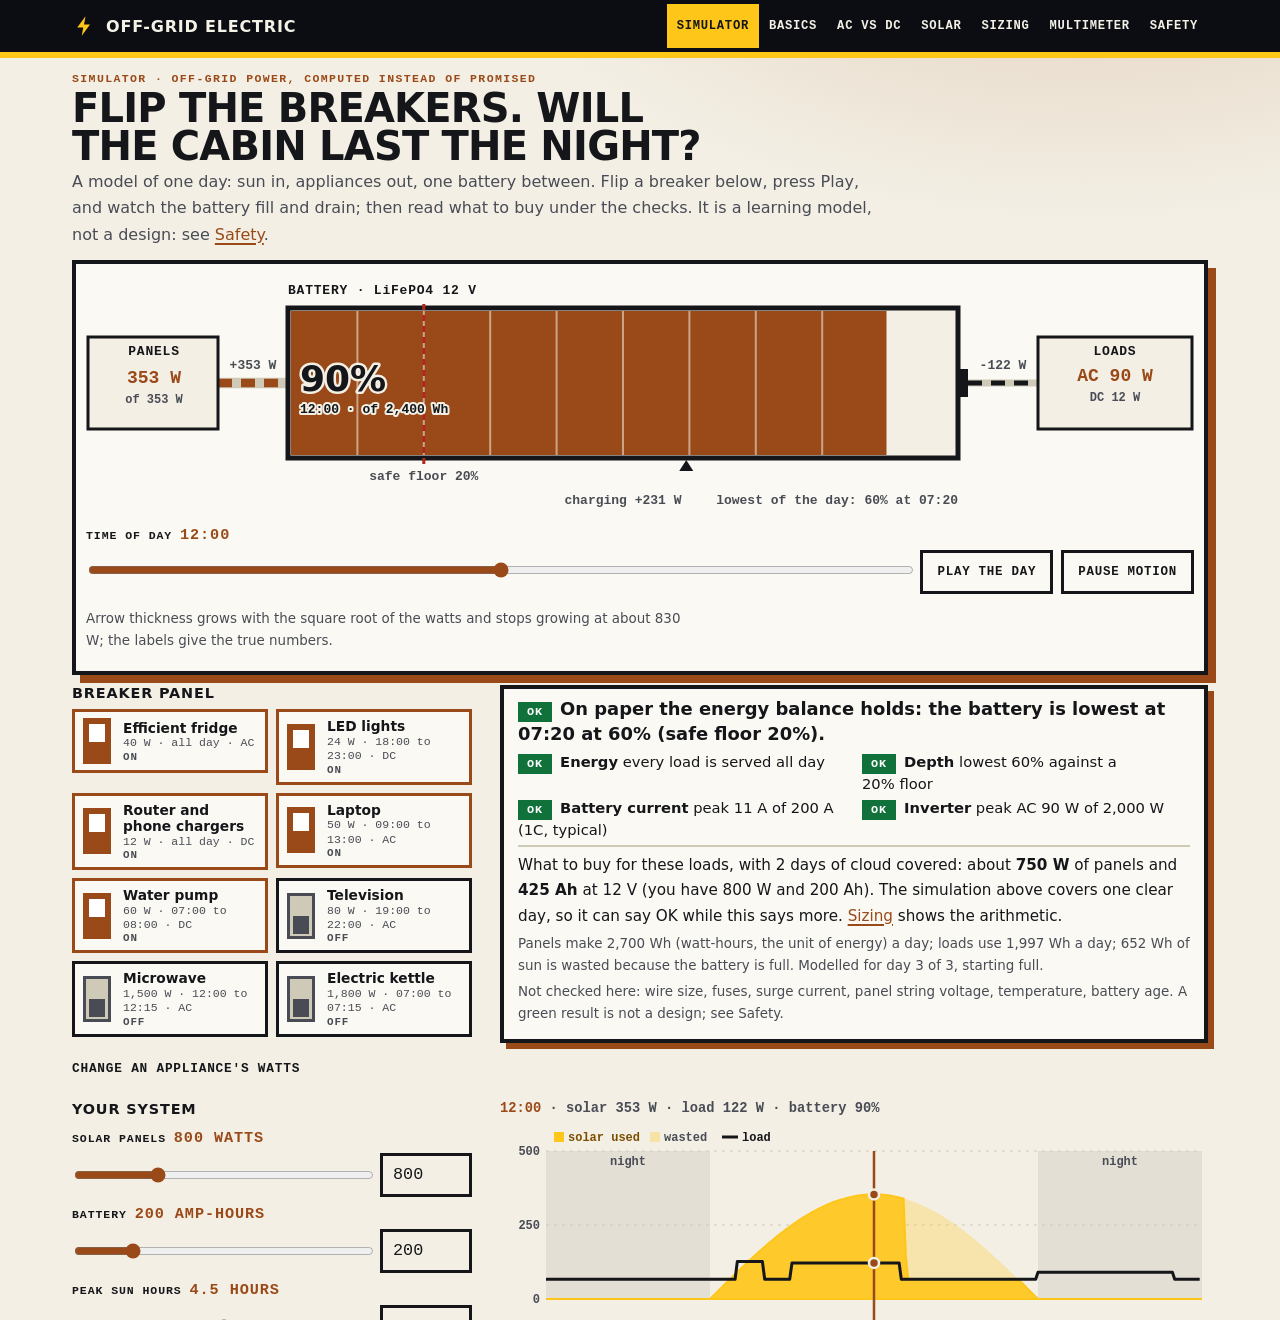
<file: index.html>
<!doctype html>
<html lang="en">
<head>
<meta charset="utf-8">
<title>Electricity Guide</title>
<meta name="viewport" content="width=device-width, initial-scale=1">
<link rel="icon" href="site/favicon.svg" type="image/svg+xml">
<meta http-equiv="refresh" content="0; url=site/index.html">
<link rel="canonical" href="site/index.html">
</head>
<body>
<p><a href="site/index.html">Open Electricity Guide</a></p>
</body>
</html>
</file>
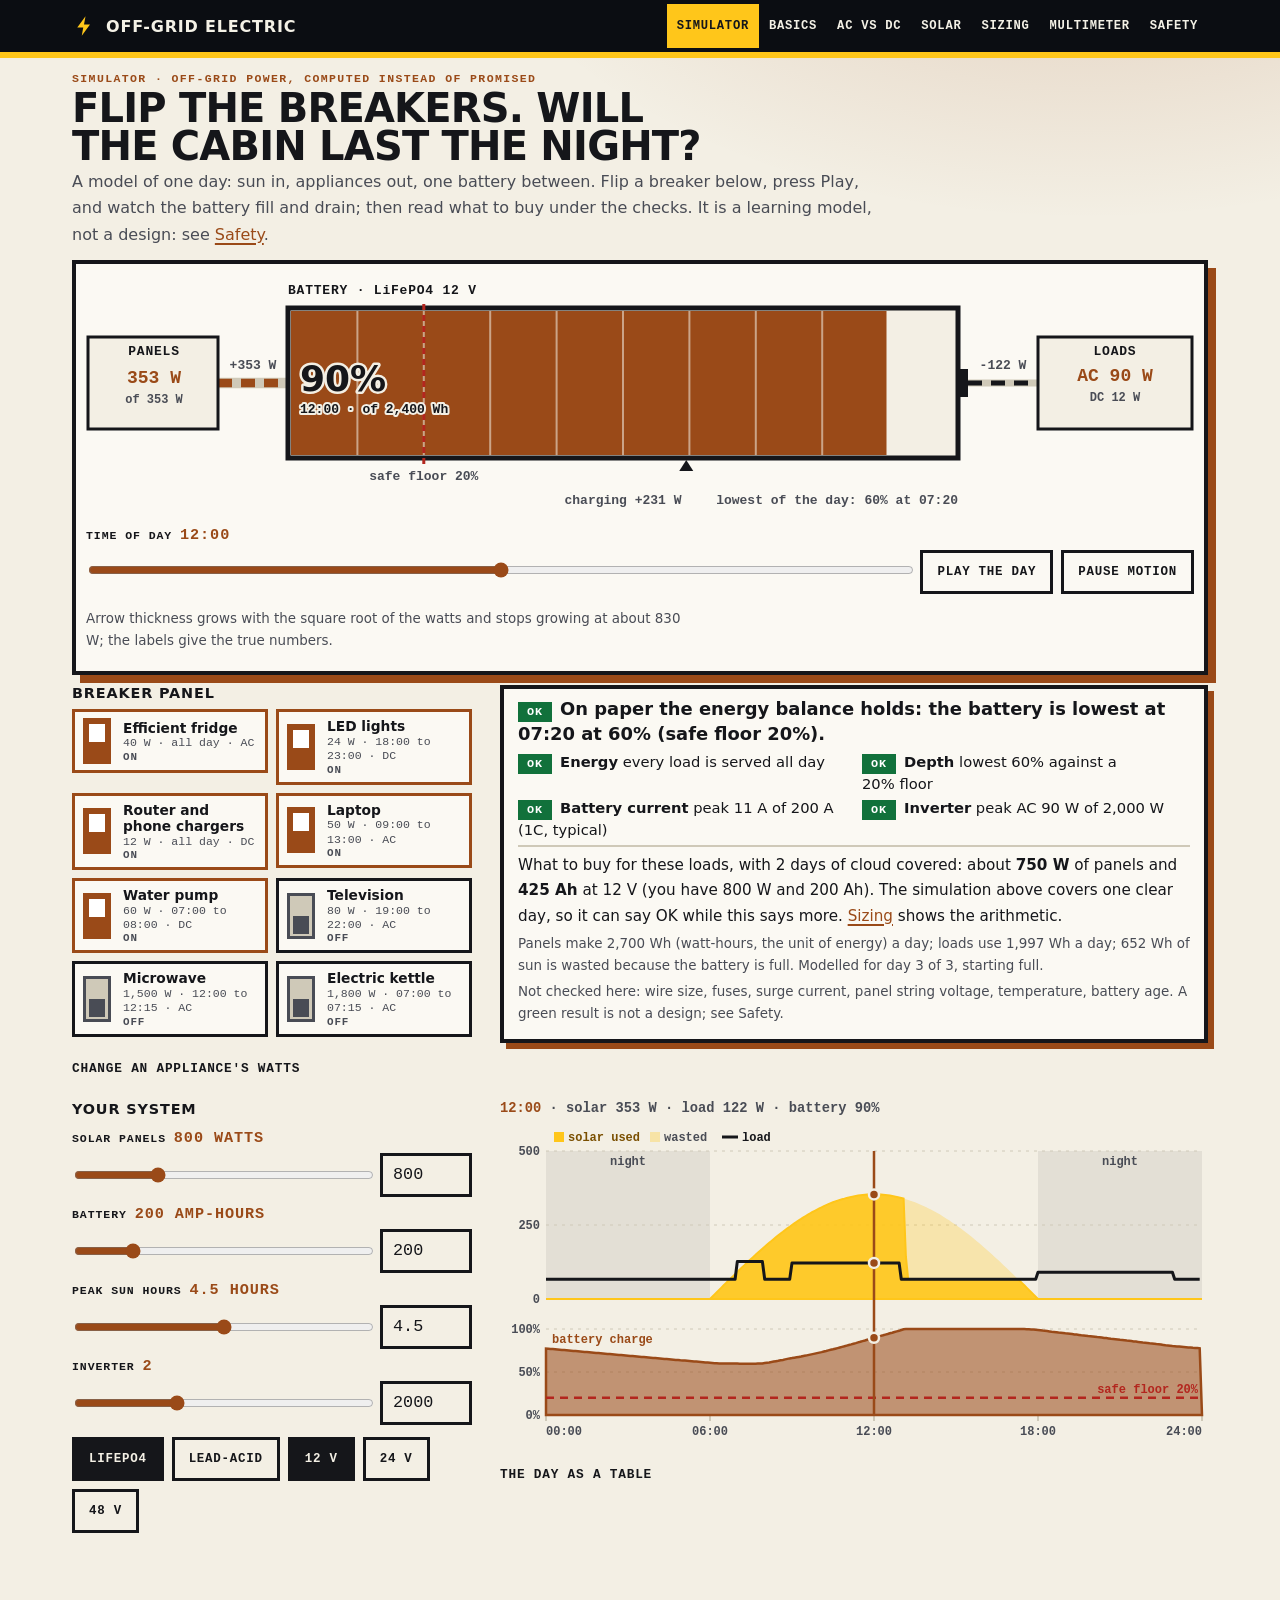
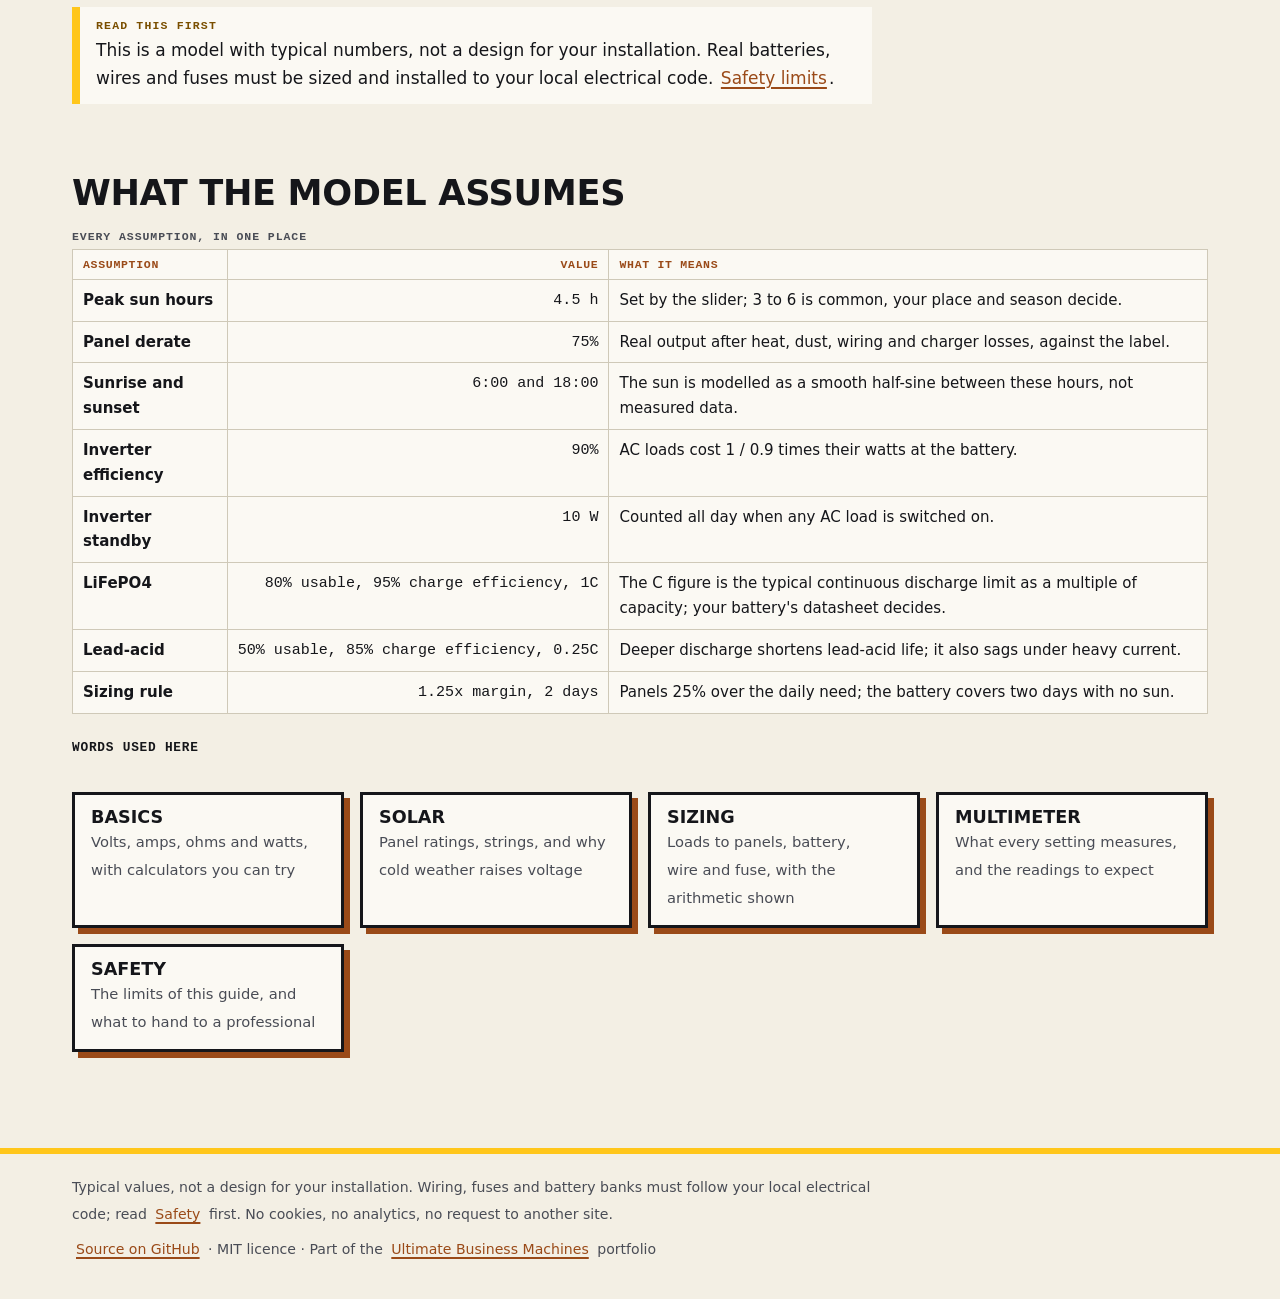
<file: site/index.html>
<!DOCTYPE html>
<html lang="en">
<head>
  <meta charset="UTF-8">
  <meta name="viewport" content="width=device-width, initial-scale=1">
  <title>Simulator: will the cabin last the night? | Off-grid electric</title>
  <meta name="description" content="Flip appliances on and off and watch one battery fill and drain through a modelled day. Every number comes from assumptions printed beside it.">
  <link rel="icon" href="assets/favicon.svg" type="image/svg+xml">
  <link rel="stylesheet" href="assets/site.css">
  <link rel="stylesheet" href="assets/home.css">
</head>
<body data-page="home">
<main id="main">
  <section class="wrap hero">
    <div class="hd">
      <p class="kicker">Simulator · off-grid power, computed instead of promised</p>
      <h1>Flip the breakers. Will the cabin last the night?</h1>
      <p class="lede">A model of one day: sun in, appliances out, one battery between. Flip a breaker below, press Play, and watch the battery fill and drain; then read what to buy under the checks. It is a learning model, not a design: see <a class="carry" href="safety.html">Safety</a>.</p>
    </div>

    <div class="stage">
      <svg id="hero" role="img" aria-labelledby="hero-title"><title id="hero-title">One battery through a modelled day</title></svg>
      <div class="scrub"><label for="t">Time of day <output id="to">12:00</output></label><input id="t" type="range" min="0" max="24" step="0.25" value="12"><button type="button" class="chip" id="play">Play the day</button><button type="button" class="chip" id="pause" aria-pressed="false">Pause motion</button></div>
      <p class="small">Arrow thickness grows with the square root of the watts and stops growing at about 830 W; the labels give the true numbers.</p>
    </div>

    <div class="verdict" id="verdict" role="group" aria-label="Verdict">
      <p id="vtext"></p>
      <ul class="checks" id="checks" aria-label="Checks"></ul>
      <p id="buy" class="buy"></p>
      <p class="small" id="vnums"></p>
      <p class="small" id="unchecked"></p>
    </div>
    <p class="sr" id="announce" role="status" aria-live="polite"></p>

    <div class="panelbox">
      <h2 class="mini">Breaker panel</h2>
      <ul class="breakers" id="breakers" aria-label="Appliances"></ul>
      <details class="edit"><summary>Change an appliance's watts</summary><div class="tblwrap"><table class="t" id="ovtbl"><caption>Watts for each appliance (typical values; read the label of yours)</caption><thead><tr><th scope="col">Appliance</th><th scope="col" class="n">Watts</th></tr></thead><tbody></tbody></table></div></details>
    </div>

    <div class="knobbox">
      <h2 class="mini">Your system</h2>
      <div class="knobs" id="knobs"></div>
      <div class="chips" role="group" aria-label="Battery type and voltage"><button type="button" class="chip" data-c="lifepo4" aria-pressed="true">LiFePO4</button><button type="button" class="chip" data-c="lead" aria-pressed="false">Lead-acid</button><button type="button" class="chip" data-v="12" aria-pressed="true">12 V</button><button type="button" class="chip" data-v="24" aria-pressed="false">24 V</button><button type="button" class="chip" data-v="48" aria-pressed="false">48 V</button></div>
    </div>

    <div class="plotbox">
      <p class="now" id="now"></p>
      <svg id="chart" role="img" aria-labelledby="chart-title"><title id="chart-title">The same day as a chart</title></svg>
      <details class="edit"><summary>The day as a table</summary><div class="tblwrap"><table class="t" id="daytbl"><caption>Every two hours (modelled)</caption><thead><tr><th scope="col">Time</th><th scope="col" class="n">Solar W</th><th scope="col" class="n">Load W</th><th scope="col" class="n">Battery %</th></tr></thead><tbody></tbody></table></div></details>
    </div>
  </section>

  <section class="wrap page">
    <div class="notice"><b>Read this first</b>This is a model with typical numbers, not a design for your installation. Real batteries, wires and fuses must be sized and installed to your local electrical code. <a class="carry" href="safety.html">Safety limits</a>.</div>
    <h2>What the model assumes</h2>
    <div class="tblwrap"><table class="t" id="assume"><caption>Every assumption, in one place</caption><thead><tr><th scope="col">Assumption</th><th scope="col" class="n">Value</th><th scope="col">What it means</th></tr></thead><tbody></tbody></table></div>
    <details class="edit"><summary>Words used here</summary><dl class="gloss">
      <dt>Wh, kWh</dt><dd>Watt-hours: energy. A 100 W appliance running for 5 hours uses 500 Wh. 1,000 Wh is one kilowatt-hour (kWh).</dd>
      <dt>Ah</dt><dd>Amp-hours: how much current a battery can supply for how long. Multiply by the battery's voltage to get Wh: 200 Ah at 12 V is 2,400 Wh.</dd>
      <dt>LiFePO4</dt><dd>Lithium iron phosphate, a common lithium battery chemistry for off-grid use. Lead-acid is the older, heavier alternative.</dd>
      <dt>Safe floor</dt><dd>The lowest charge the model lets the battery reach before calling it too deep. Draining lead-acid batteries deeply shortens their life.</dd>
      <dt>Peak sun hours</dt><dd>The day's sunshine expressed as hours of full-strength sun. 4.5 means a day delivers as much energy as 4.5 hours at full strength.</dd>
      <dt>Derate</dt><dd>The share of a panel's label rating that you really get after heat, dust, wiring and charger losses.</dd>
      <dt>Inverter</dt><dd>The box that turns the battery's DC into AC for ordinary appliances. It wastes some energy and has a maximum power.</dd>
    </dl></details>
    <ul class="tiles" id="tiles" aria-label="Learn more"></ul>
  </section>
</main>
<noscript><p class="noscript wrap">The simulator needs JavaScript. The <a href="basics.html">Basics</a>, <a href="solar.html">Solar</a>, <a href="multimeters.html">Multimeter</a> and <a href="safety.html">Safety</a> pages are readable without it.</p></noscript>
<script src="assets/power.js"></script>
<script src="assets/common.js"></script>
<script src="assets/home.js"></script>
</body>
</html>
</file>
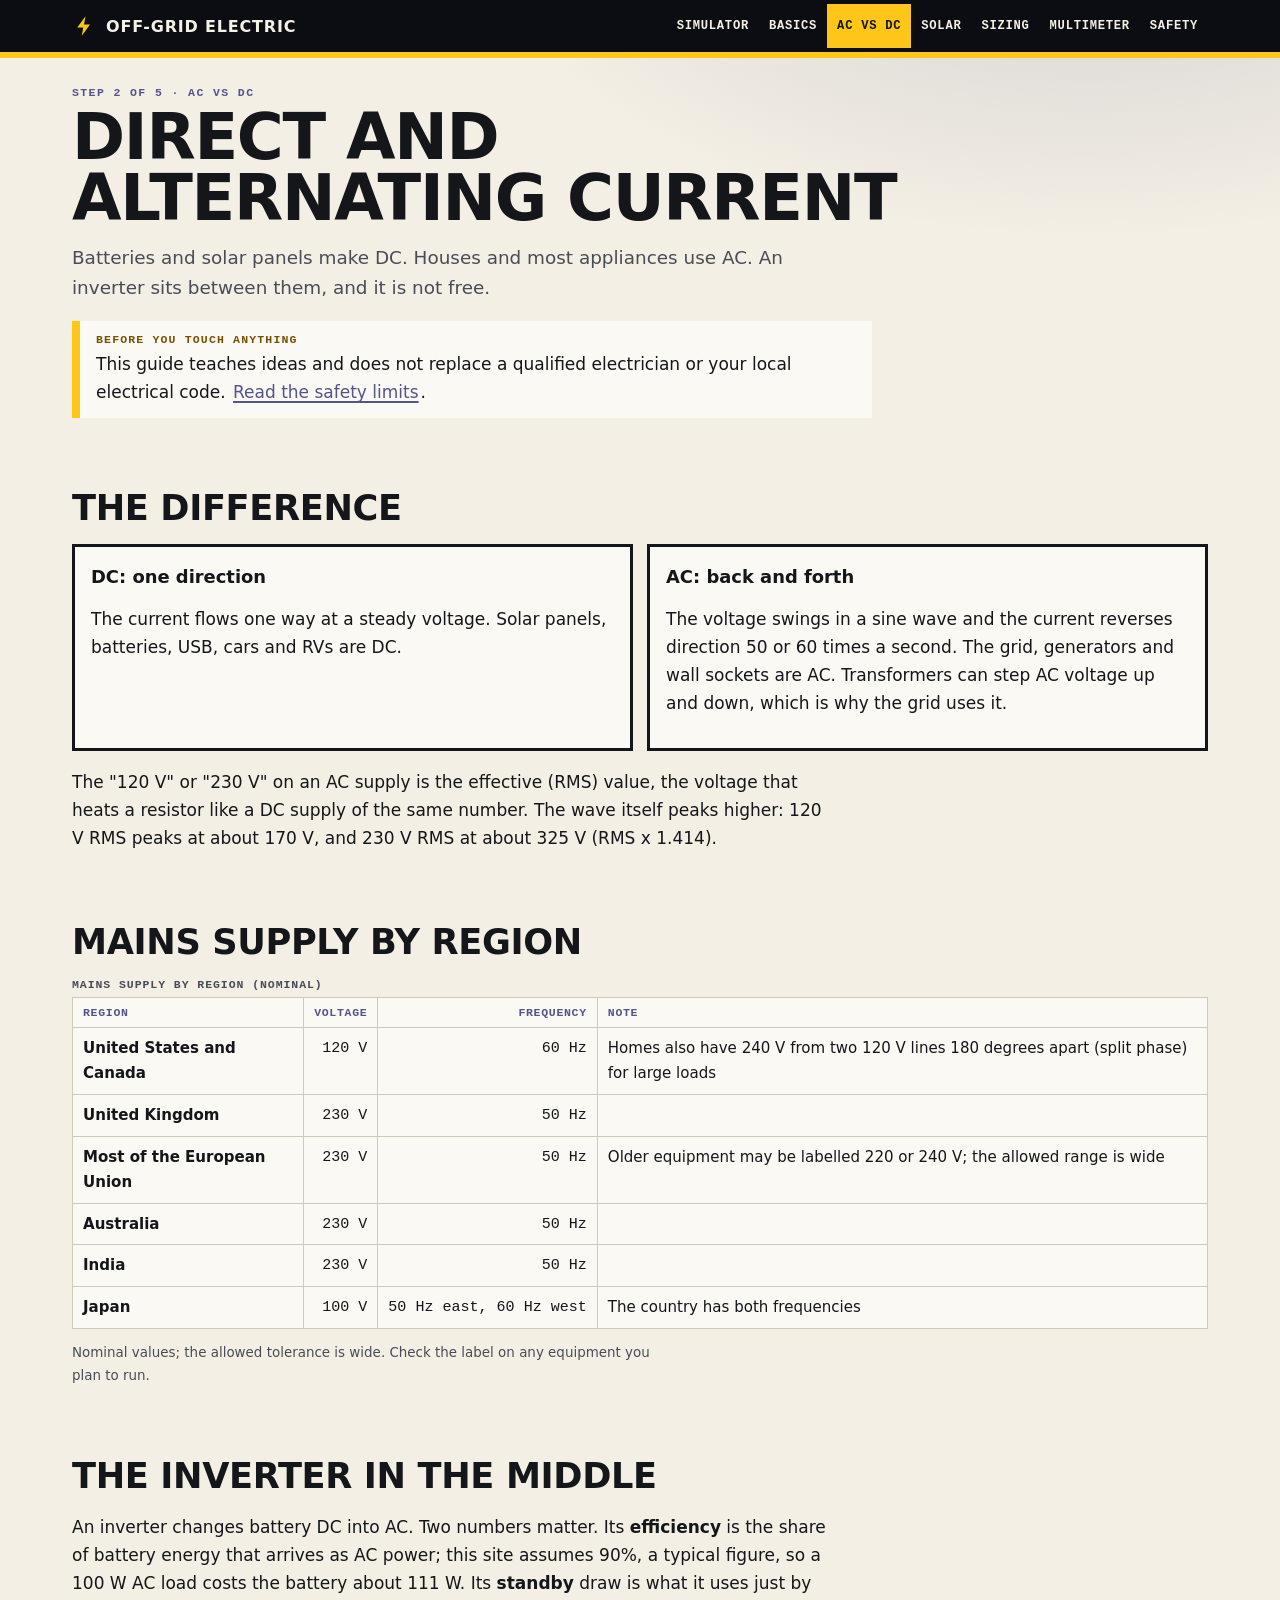
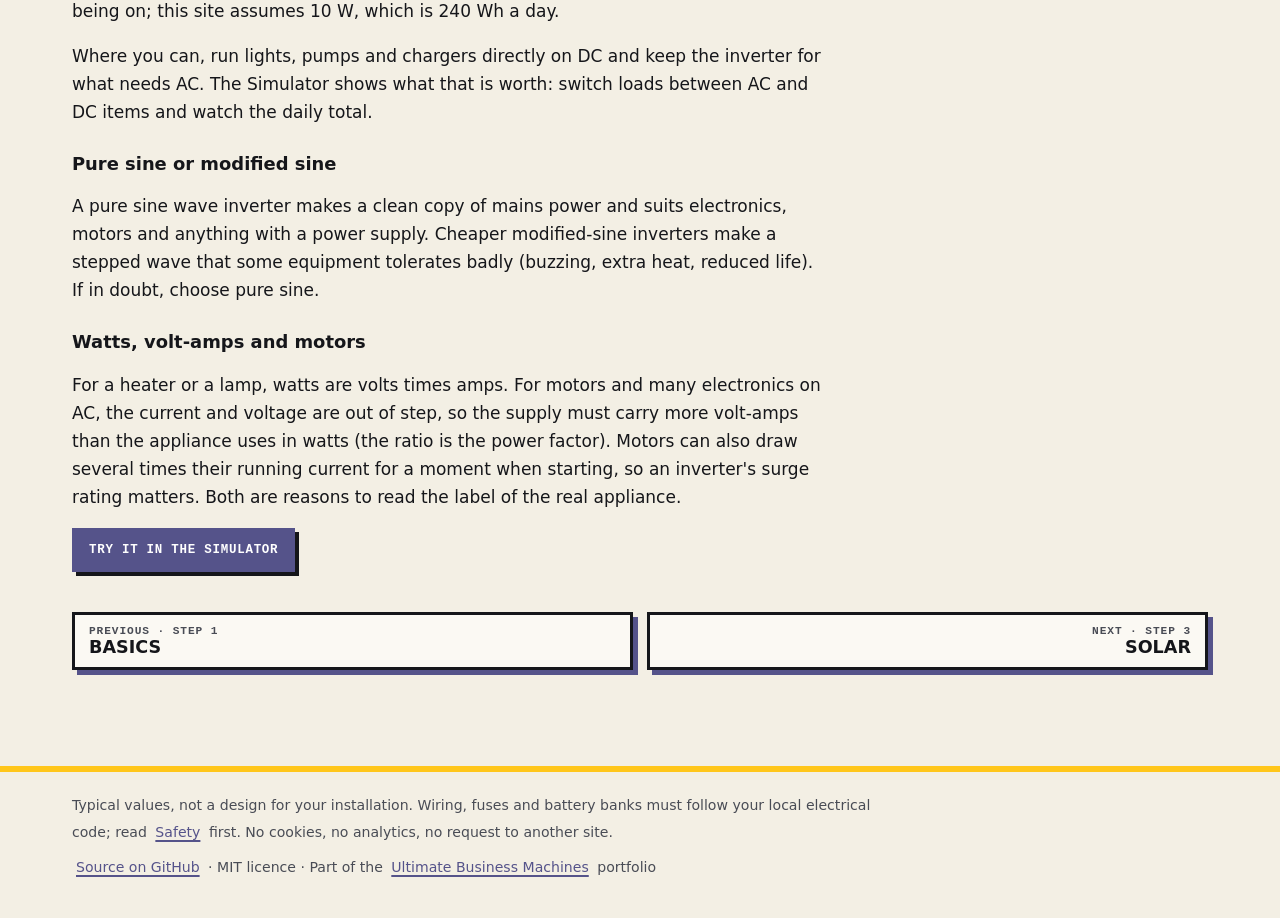
<file: site/acdc.html>
<!DOCTYPE html>
<html lang="en">
<head>
  <meta charset="UTF-8">
  <meta name="viewport" content="width=device-width, initial-scale=1">
  <title>AC vs DC: direct and alternating current | Off-grid electric</title>
  <meta name="description" content="Direct and alternating current, mains voltage and frequency by region, what an inverter costs you, and sine wave types.">
  <link rel="icon" href="assets/favicon.svg" type="image/svg+xml">
  <link rel="stylesheet" href="assets/site.css">
</head>
<body data-page="acdc">
<main id="main" class="wrap page">
<p class="kicker">Step 2 of 5 · AC vs DC</p>
<h1>Direct and alternating current</h1>
<p class="lede">Batteries and solar panels make DC. Houses and most appliances use AC. An inverter sits between them, and it is not free.</p>
<div class="notice"><b>Before you touch anything</b>This guide teaches ideas and does not replace a qualified electrician or your local electrical code. <a class="carry" href="safety.html">Read the safety limits</a>.</div>
<h2>The difference</h2>
<div class="cards">
  <div class="card"><h3>DC: one direction</h3><p>The current flows one way at a steady voltage. Solar panels, batteries, USB, cars and RVs are DC.</p></div>
  <div class="card"><h3>AC: back and forth</h3><p>The voltage swings in a sine wave and the current reverses direction 50 or 60 times a second. The grid, generators and wall sockets are AC. Transformers can step AC voltage up and down, which is why the grid uses it.</p></div>
</div>
<div class="prose"><p>The "120 V" or "230 V" on an AC supply is the effective (RMS) value, the voltage that heats a resistor like a DC supply of the same number. The wave itself peaks higher: 120 V RMS peaks at about 170 V, and 230 V RMS at about 325 V (RMS x 1.414).</p></div>

<h2>Mains supply by region</h2>
<div data-calc="regions"></div>
<p class="small">Nominal values; the allowed tolerance is wide. Check the label on any equipment you plan to run.</p>

<h2>The inverter in the middle</h2>
<div class="prose">
  <p>An inverter changes battery DC into AC. Two numbers matter. Its <strong>efficiency</strong> is the share of battery energy that arrives as AC power; this site assumes 90%, a typical figure, so a 100 W AC load costs the battery about 111 W. Its <strong>standby</strong> draw is what it uses just by being on; this site assumes 10 W, which is 240 Wh a day.</p>
  <p>Where you can, run lights, pumps and chargers directly on DC and keep the inverter for what needs AC. The Simulator shows what that is worth: switch loads between AC and DC items and watch the daily total.</p>
  <h3>Pure sine or modified sine</h3>
  <p>A pure sine wave inverter makes a clean copy of mains power and suits electronics, motors and anything with a power supply. Cheaper modified-sine inverters make a stepped wave that some equipment tolerates badly (buzzing, extra heat, reduced life). If in doubt, choose pure sine.</p>
  <h3>Watts, volt-amps and motors</h3>
  <p>For a heater or a lamp, watts are volts times amps. For motors and many electronics on AC, the current and voltage are out of step, so the supply must carry more volt-amps than the appliance uses in watts (the ratio is the power factor). Motors can also draw several times their running current for a moment when starting, so an inverter's surge rating matters. Both are reasons to read the label of the real appliance.</p>
</div>
<p><a class="btn carry" href="index.html">Try it in the Simulator</a></p>
</main>
<noscript><p class="noscript wrap">The calculators on this page need JavaScript. The explanations around them are readable without it.</p></noscript>
<script src="assets/power.js"></script>
<script src="assets/common.js"></script>
<script src="assets/calc.js"></script>
</body>
</html>
</file>
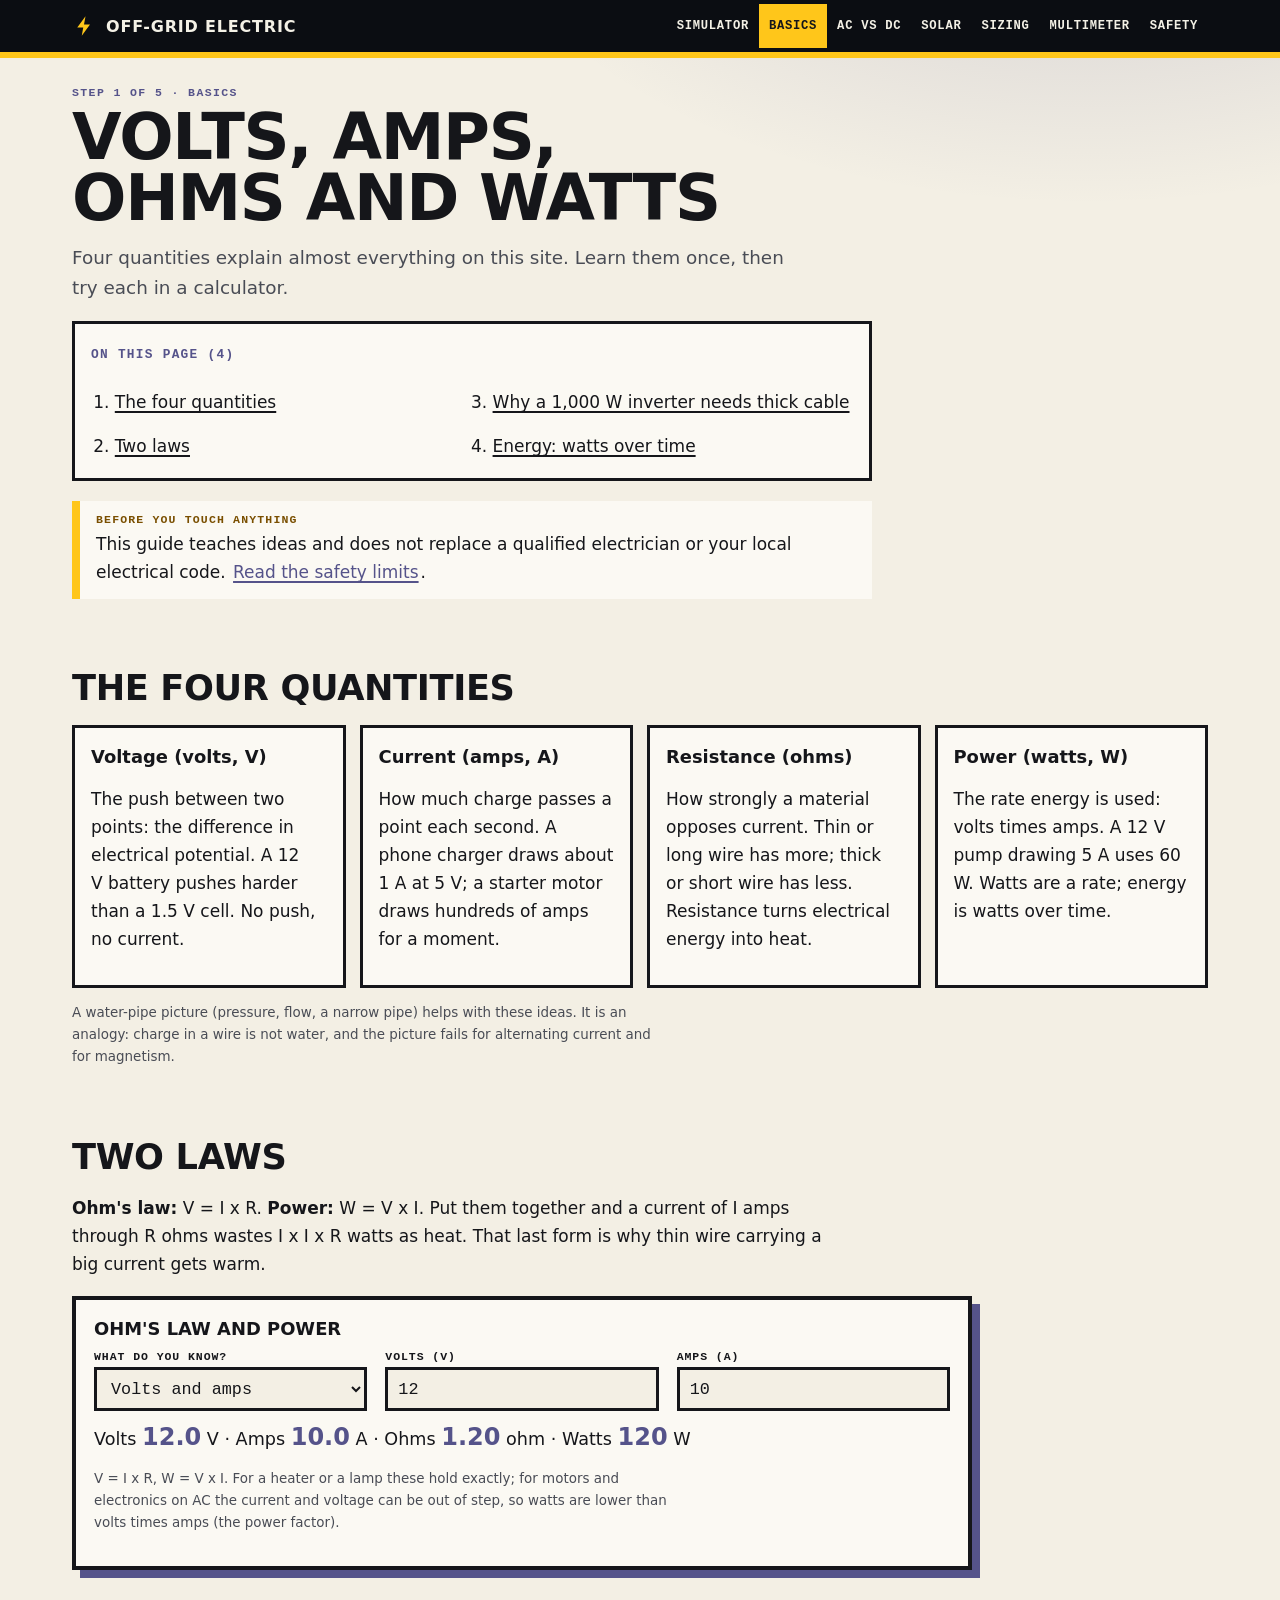
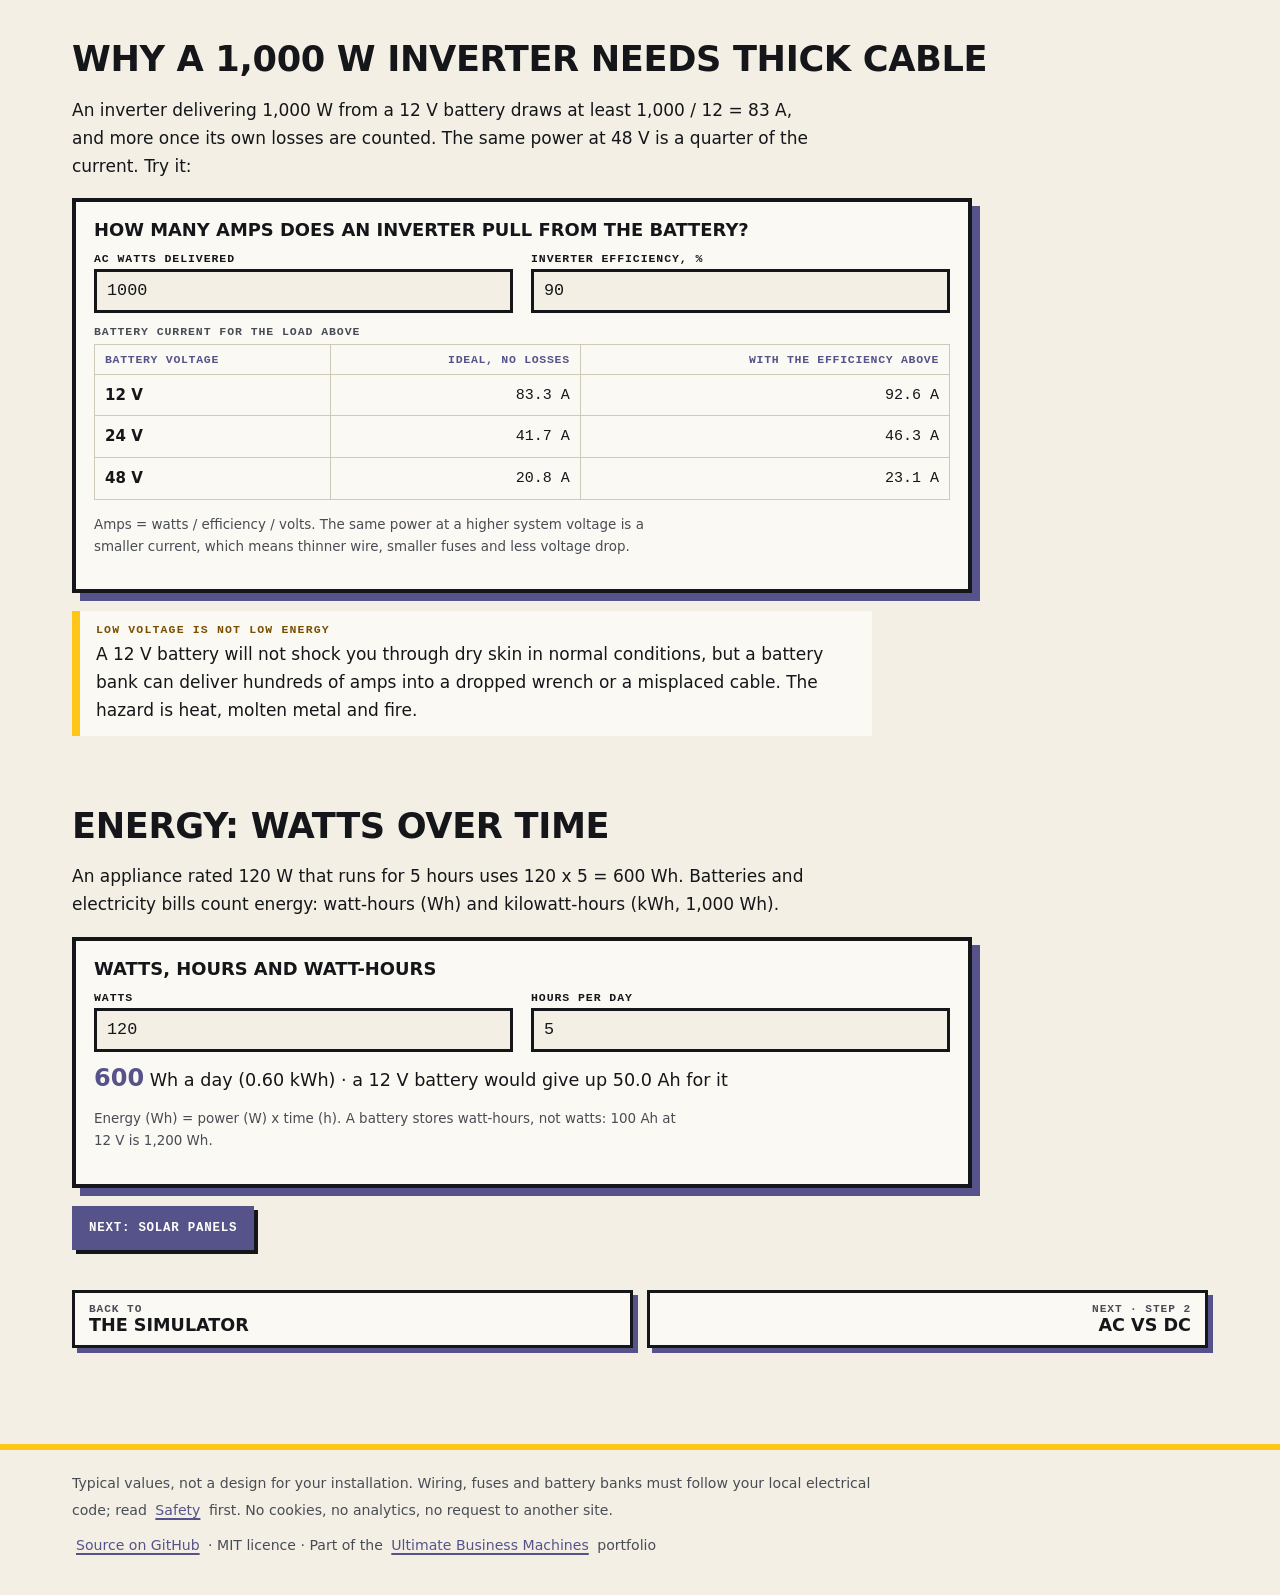
<file: site/basics.html>
<!DOCTYPE html>
<html lang="en">
<head>
  <meta charset="UTF-8">
  <meta name="viewport" content="width=device-width, initial-scale=1">
  <title>Basics: volts, amps, ohms and watts | Off-grid electric</title>
  <meta name="description" content="The four quantities behind every circuit, with calculators for Ohm's law, inverter current and daily energy.">
  <link rel="icon" href="assets/favicon.svg" type="image/svg+xml">
  <link rel="stylesheet" href="assets/site.css">
</head>
<body data-page="basics">
<main id="main" class="wrap page">
<p class="kicker">Step 1 of 5 · Basics</p>
<h1>Volts, amps, ohms and watts</h1>
<p class="lede">Four quantities explain almost everything on this site. Learn them once, then try each in a calculator.</p>
<div class="notice"><b>Before you touch anything</b>This guide teaches ideas and does not replace a qualified electrician or your local electrical code. <a class="carry" href="safety.html">Read the safety limits</a>.</div>
<h2>The four quantities</h2>
<div class="cards">
  <div class="card"><h3>Voltage (volts, V)</h3><p>The push between two points: the difference in electrical potential. A 12 V battery pushes harder than a 1.5 V cell. No push, no current.</p></div>
  <div class="card"><h3>Current (amps, A)</h3><p>How much charge passes a point each second. A phone charger draws about 1 A at 5 V; a starter motor draws hundreds of amps for a moment.</p></div>
  <div class="card"><h3>Resistance (ohms)</h3><p>How strongly a material opposes current. Thin or long wire has more; thick or short wire has less. Resistance turns electrical energy into heat.</p></div>
  <div class="card"><h3>Power (watts, W)</h3><p>The rate energy is used: volts times amps. A 12 V pump drawing 5 A uses 60 W. Watts are a rate; energy is watts over time.</p></div>
</div>
<p class="small">A water-pipe picture (pressure, flow, a narrow pipe) helps with these ideas. It is an analogy: charge in a wire is not water, and the picture fails for alternating current and for magnetism.</p>

<h2>Two laws</h2>
<div class="prose"><p><strong>Ohm's law:</strong> V = I x R. <strong>Power:</strong> W = V x I. Put them together and a current of I amps through R ohms wastes I x I x R watts as heat. That last form is why thin wire carrying a big current gets warm.</p></div>
<div class="calc" data-calc="ohm"></div>

<h2>Why a 1,000 W inverter needs thick cable</h2>
<div class="prose"><p>An inverter delivering 1,000 W from a 12 V battery draws at least 1,000 / 12 = 83 A, and more once its own losses are counted. The same power at 48 V is a quarter of the current. Try it:</p></div>
<div class="calc" data-calc="inverter"></div>
<div class="notice"><b>Low voltage is not low energy</b>A 12 V battery will not shock you through dry skin in normal conditions, but a battery bank can deliver hundreds of amps into a dropped wrench or a misplaced cable. The hazard is heat, molten metal and fire.</div>

<h2>Energy: watts over time</h2>
<div class="prose"><p>An appliance rated 120 W that runs for 5 hours uses 120 x 5 = 600 Wh. Batteries and electricity bills count energy: watt-hours (Wh) and kilowatt-hours (kWh, 1,000 Wh).</p></div>
<div class="calc" data-calc="energy"></div>
<p><a class="btn carry" href="solar.html">Next: solar panels</a></p>
</main>
<noscript><p class="noscript wrap">The calculators on this page need JavaScript. The explanations around them are readable without it.</p></noscript>
<script src="assets/power.js"></script>
<script src="assets/common.js"></script>
<script src="assets/calc.js"></script>
</body>
</html>
</file>
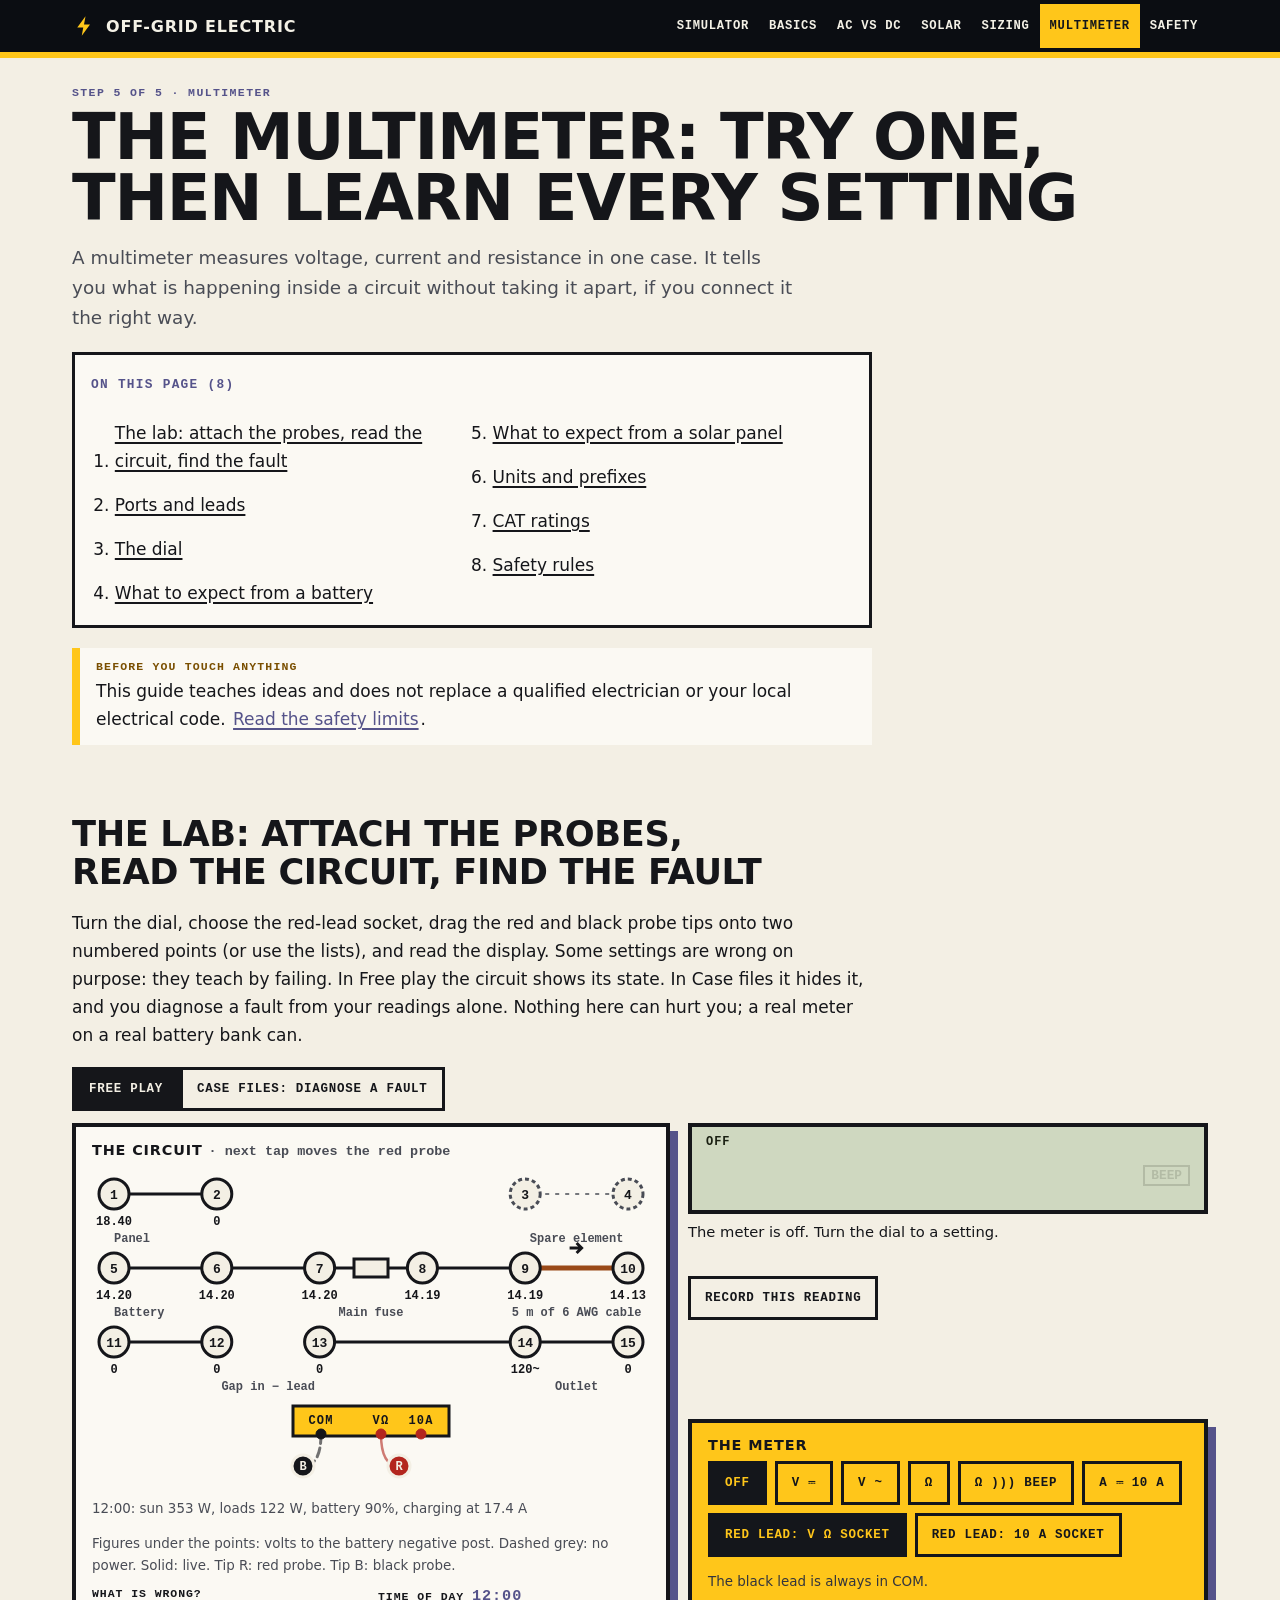
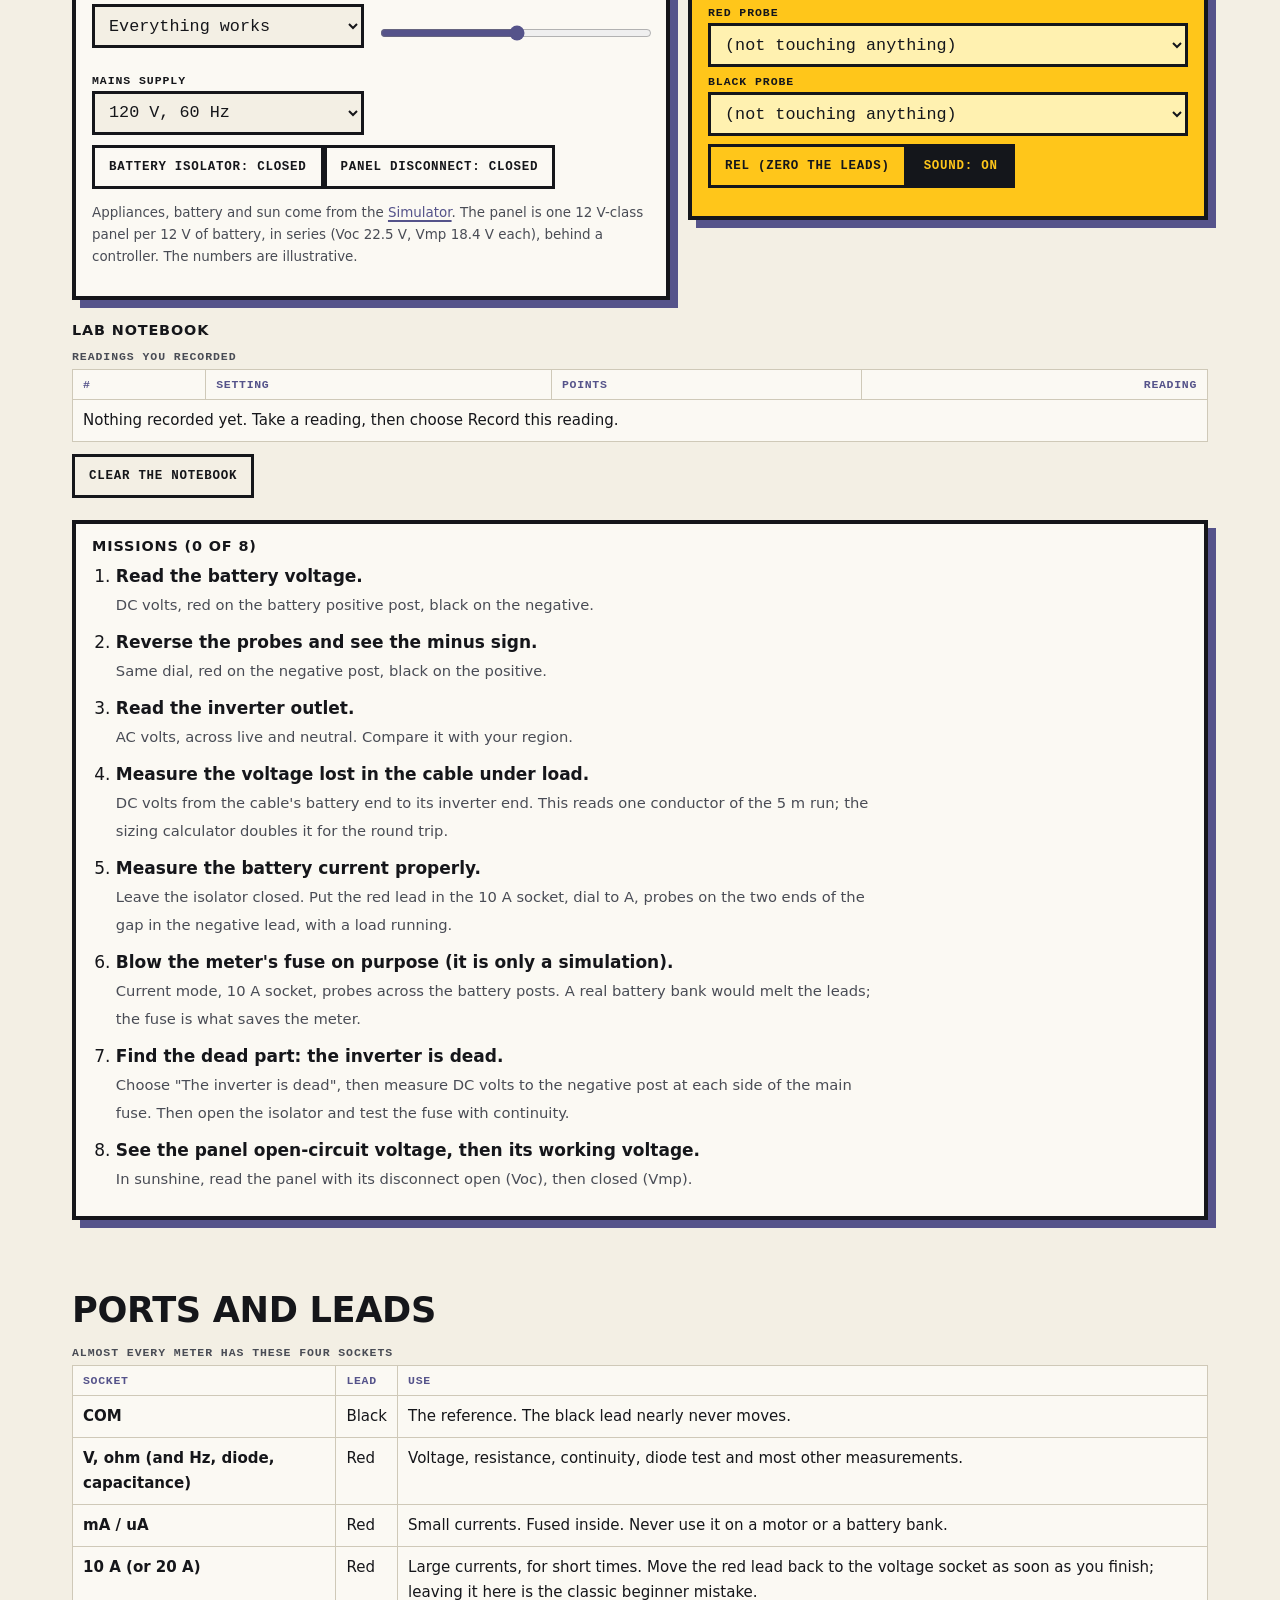
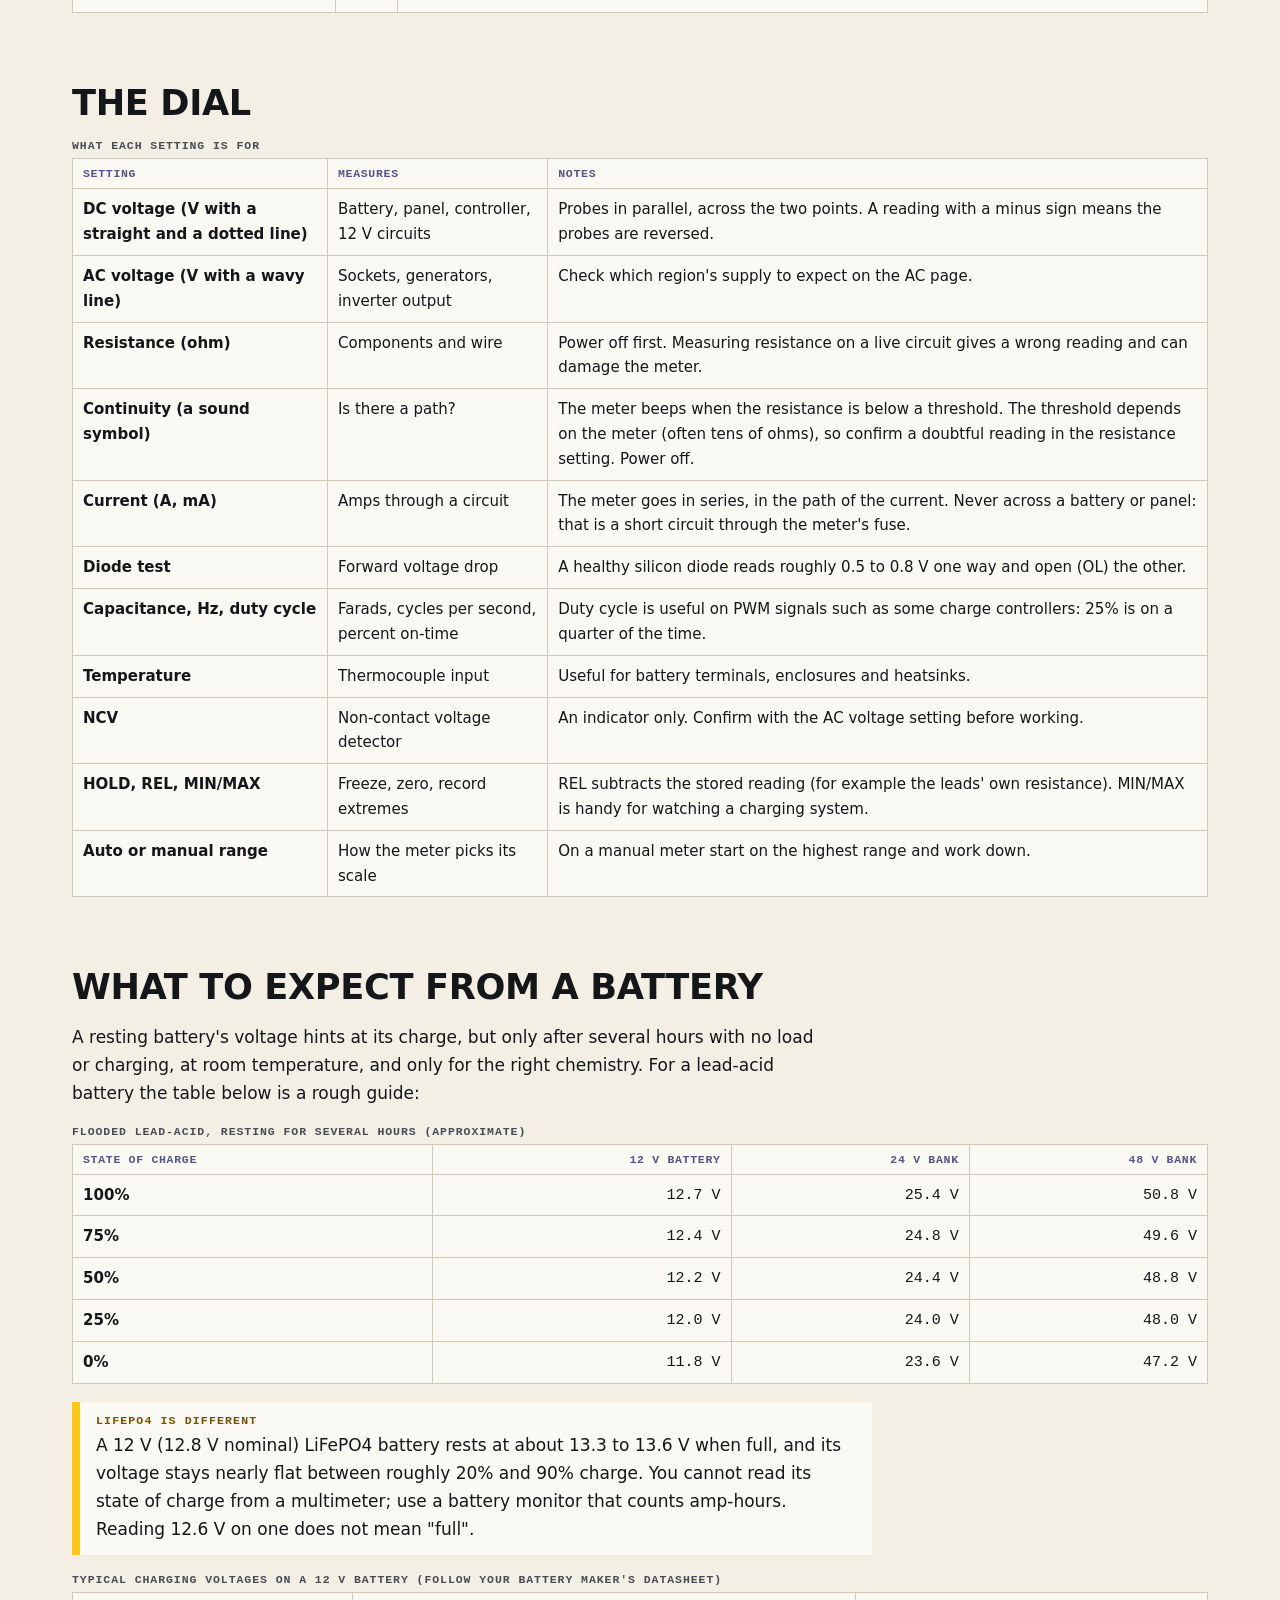
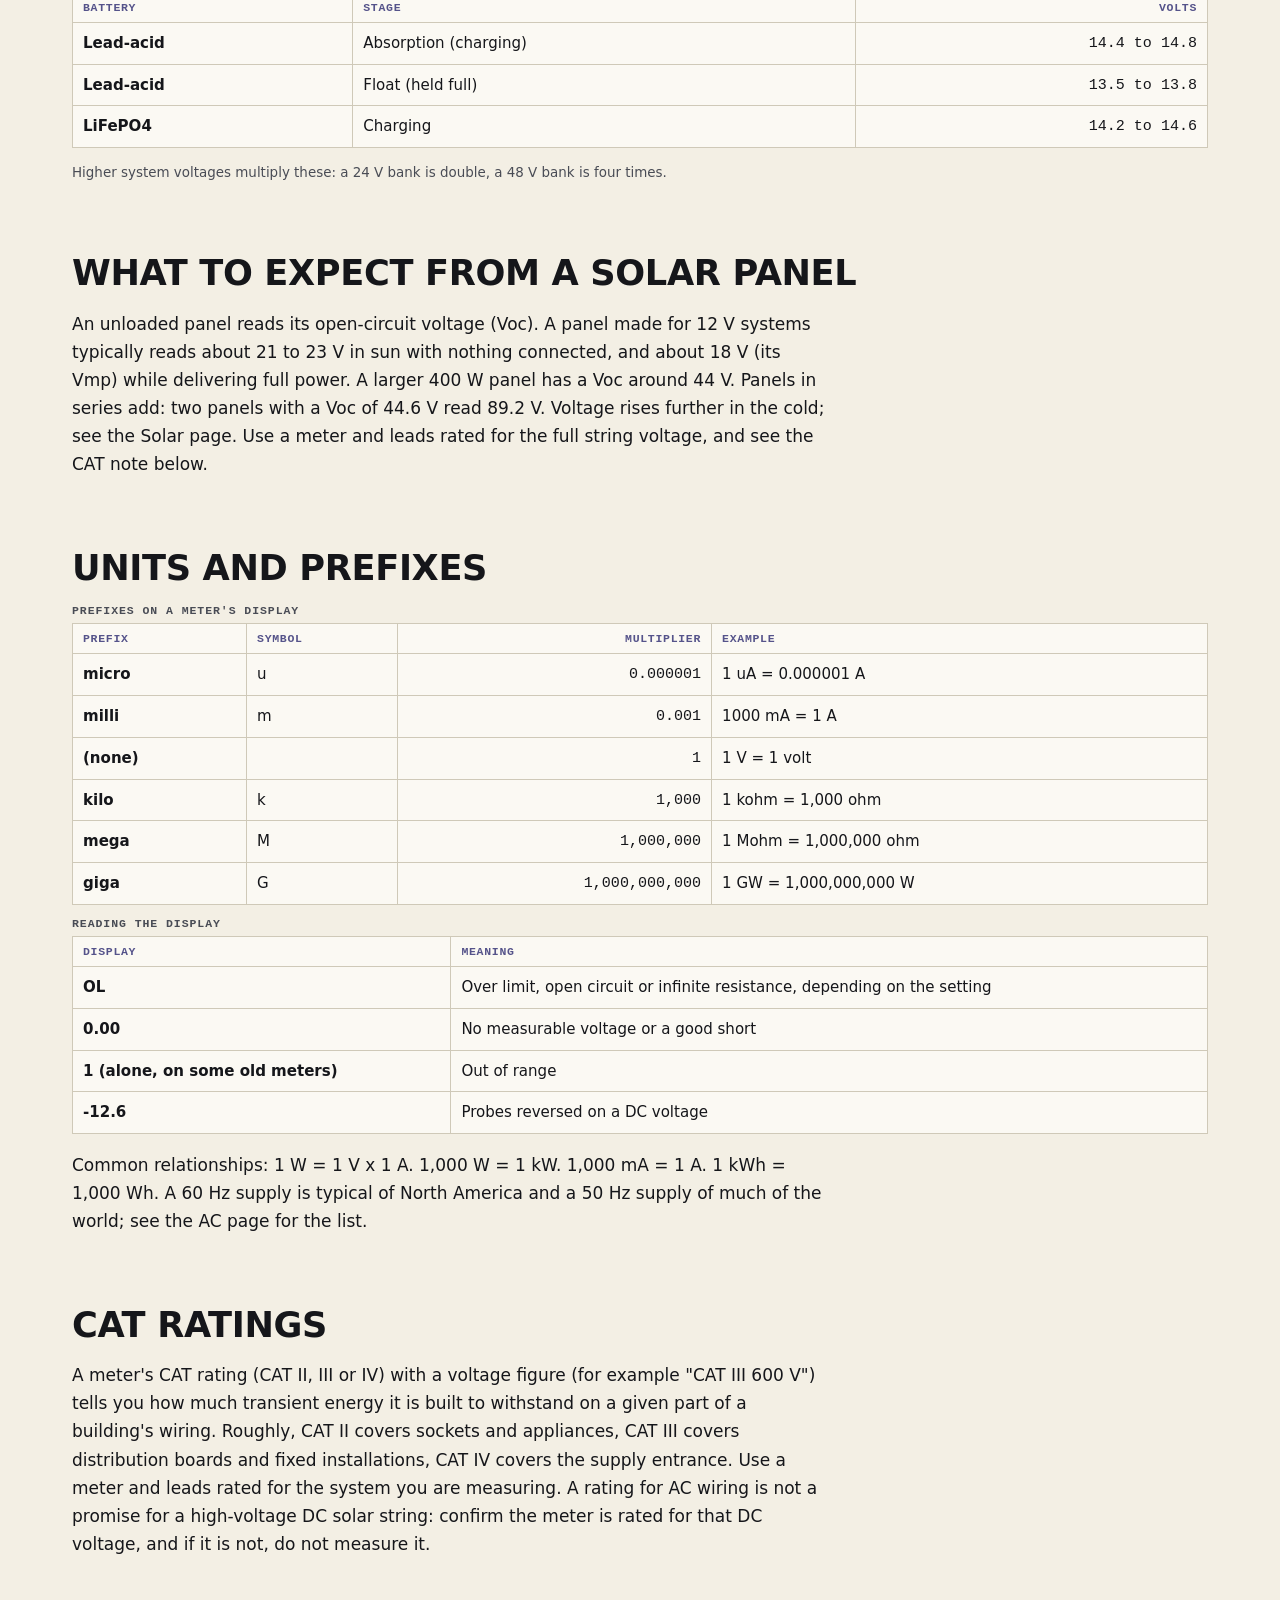
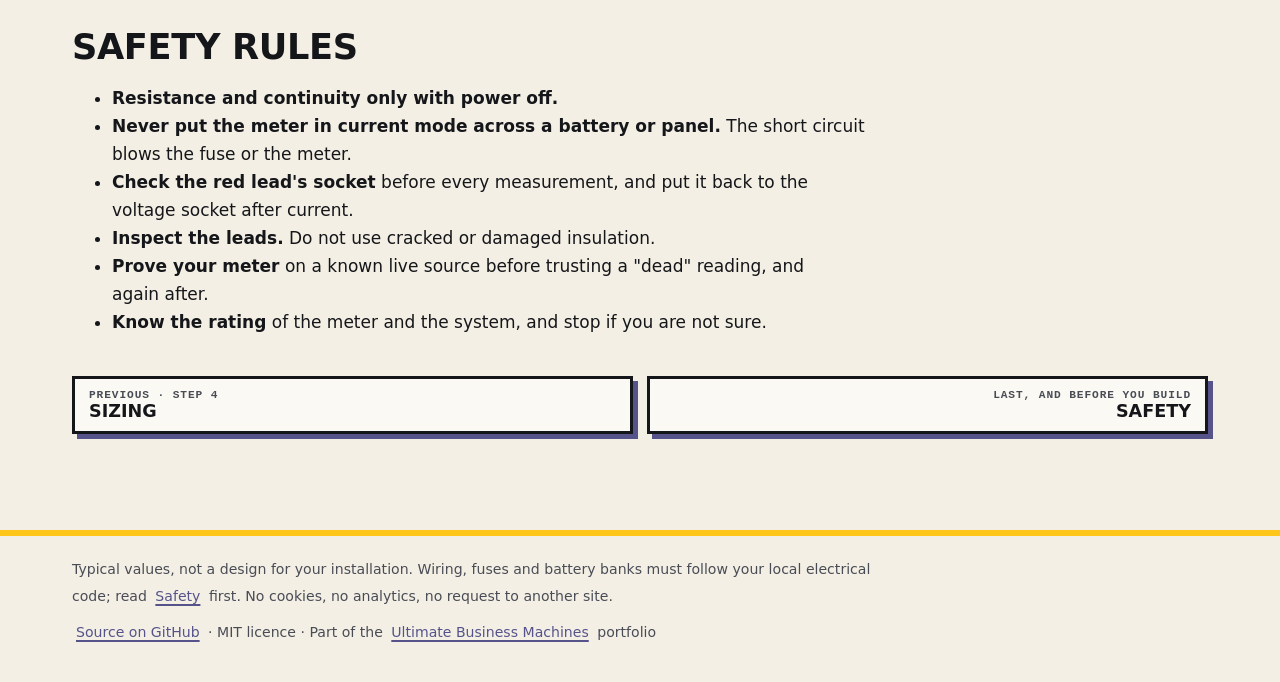
<file: site/multimeters.html>
<!DOCTYPE html>
<html lang="en">
<head>
  <meta charset="UTF-8">
  <meta name="viewport" content="width=device-width, initial-scale=1">
  <title>Multimeter: try one, then every setting | Off-grid electric</title>
  <meta name="description" content="What each multimeter setting measures, how to connect it, the readings to expect from batteries and solar panels, and the safety rules.">
  <link rel="icon" href="assets/favicon.svg" type="image/svg+xml">
  <link rel="stylesheet" href="assets/site.css">
  <link rel="stylesheet" href="assets/meter.css">
</head>
<body data-page="multimeters">
<main id="main" class="wrap page">
<p class="kicker">Step 5 of 5 · Multimeter</p>
<h1>The multimeter: try one, then learn every setting</h1>
<p class="lede">A multimeter measures voltage, current and resistance in one case. It tells you what is happening inside a circuit without taking it apart, if you connect it the right way.</p>
<div class="notice"><b>Before you touch anything</b>This guide teaches ideas and does not replace a qualified electrician or your local electrical code. <a class="carry" href="safety.html">Read the safety limits</a>.</div>
<h2 id="try">The lab: attach the probes, read the circuit, find the fault</h2>
<p class="prose">Turn the dial, choose the red-lead socket, drag the red and black probe tips onto two numbered points (or use the lists), and read the display. Some settings are wrong on purpose: they teach by failing. In Free play the circuit shows its state. In Case files it hides it, and you diagnose a fault from your readings alone. Nothing here can hurt you; a real meter on a real battery bank can.</p>
<div class="vm" id="vmeter"><noscript><p class="noscript">The interactive meter needs JavaScript; the tables below explain every setting.</p></noscript></div>

<h2>Ports and leads</h2>
<div class="tblwrap"><table class="t"><caption>Almost every meter has these four sockets</caption><thead><tr><th scope="col">Socket</th><th scope="col">Lead</th><th scope="col">Use</th></tr></thead><tbody>
<tr><th scope="row">COM</th><td>Black</td><td>The reference. The black lead nearly never moves.</td></tr>
<tr><th scope="row">V, ohm (and Hz, diode, capacitance)</th><td>Red</td><td>Voltage, resistance, continuity, diode test and most other measurements.</td></tr>
<tr><th scope="row">mA / uA</th><td>Red</td><td>Small currents. Fused inside. Never use it on a motor or a battery bank.</td></tr>
<tr><th scope="row">10 A (or 20 A)</th><td>Red</td><td>Large currents, for short times. Move the red lead back to the voltage socket as soon as you finish; leaving it here is the classic beginner mistake.</td></tr>
</tbody></table></div>

<h2>The dial</h2>
<div class="tblwrap"><table class="t"><caption>What each setting is for</caption><thead><tr><th scope="col">Setting</th><th scope="col">Measures</th><th scope="col">Notes</th></tr></thead><tbody>
<tr><th scope="row">DC voltage (V with a straight and a dotted line)</th><td>Battery, panel, controller, 12 V circuits</td><td>Probes in parallel, across the two points. A reading with a minus sign means the probes are reversed.</td></tr>
<tr><th scope="row">AC voltage (V with a wavy line)</th><td>Sockets, generators, inverter output</td><td>Check which region's supply to expect on the AC page.</td></tr>
<tr><th scope="row">Resistance (ohm)</th><td>Components and wire</td><td>Power off first. Measuring resistance on a live circuit gives a wrong reading and can damage the meter.</td></tr>
<tr><th scope="row">Continuity (a sound symbol)</th><td>Is there a path?</td><td>The meter beeps when the resistance is below a threshold. The threshold depends on the meter (often tens of ohms), so confirm a doubtful reading in the resistance setting. Power off.</td></tr>
<tr><th scope="row">Current (A, mA)</th><td>Amps through a circuit</td><td>The meter goes in series, in the path of the current. Never across a battery or panel: that is a short circuit through the meter's fuse.</td></tr>
<tr><th scope="row">Diode test</th><td>Forward voltage drop</td><td>A healthy silicon diode reads roughly 0.5 to 0.8 V one way and open (OL) the other.</td></tr>
<tr><th scope="row">Capacitance, Hz, duty cycle</th><td>Farads, cycles per second, percent on-time</td><td>Duty cycle is useful on PWM signals such as some charge controllers: 25% is on a quarter of the time.</td></tr>
<tr><th scope="row">Temperature</th><td>Thermocouple input</td><td>Useful for battery terminals, enclosures and heatsinks.</td></tr>
<tr><th scope="row">NCV</th><td>Non-contact voltage detector</td><td>An indicator only. Confirm with the AC voltage setting before working.</td></tr>
<tr><th scope="row">HOLD, REL, MIN/MAX</th><td>Freeze, zero, record extremes</td><td>REL subtracts the stored reading (for example the leads' own resistance). MIN/MAX is handy for watching a charging system.</td></tr>
<tr><th scope="row">Auto or manual range</th><td>How the meter picks its scale</td><td>On a manual meter start on the highest range and work down.</td></tr>
</tbody></table></div>

<h2>What to expect from a battery</h2>
<div class="prose"><p>A resting battery's voltage hints at its charge, but only after several hours with no load or charging, at room temperature, and only for the right chemistry. For a lead-acid battery the table below is a rough guide:</p></div>
<div data-calc="rest"></div>
<div class="notice"><b>LiFePO4 is different</b>A 12 V (12.8 V nominal) LiFePO4 battery rests at about 13.3 to 13.6 V when full, and its voltage stays nearly flat between roughly 20% and 90% charge. You cannot read its state of charge from a multimeter; use a battery monitor that counts amp-hours. Reading 12.6 V on one does not mean "full".</div>
<div class="tblwrap"><table class="t"><caption>Typical charging voltages on a 12 V battery (follow your battery maker's datasheet)</caption><thead><tr><th scope="col">Battery</th><th scope="col">Stage</th><th scope="col" class="n">Volts</th></tr></thead><tbody>
<tr><th scope="row">Lead-acid</th><td>Absorption (charging)</td><td class="n">14.4 to 14.8</td></tr>
<tr><th scope="row">Lead-acid</th><td>Float (held full)</td><td class="n">13.5 to 13.8</td></tr>
<tr><th scope="row">LiFePO4</th><td>Charging</td><td class="n">14.2 to 14.6</td></tr>
</tbody></table></div>
<p class="small">Higher system voltages multiply these: a 24 V bank is double, a 48 V bank is four times.</p>

<h2>What to expect from a solar panel</h2>
<div class="prose"><p>An unloaded panel reads its open-circuit voltage (Voc). A panel made for 12 V systems typically reads about 21 to 23 V in sun with nothing connected, and about 18 V (its Vmp) while delivering full power. A larger 400 W panel has a Voc around 44 V. Panels in series add: two panels with a Voc of 44.6 V read 89.2 V. Voltage rises further in the cold; see the Solar page. Use a meter and leads rated for the full string voltage, and see the CAT note below.</p></div>

<h2>Units and prefixes</h2>
<div class="tblwrap"><table class="t"><caption>Prefixes on a meter's display</caption><thead><tr><th scope="col">Prefix</th><th scope="col">Symbol</th><th scope="col" class="n">Multiplier</th><th scope="col">Example</th></tr></thead><tbody>
<tr><th scope="row">micro</th><td>u</td><td class="n">0.000001</td><td>1 uA = 0.000001 A</td></tr>
<tr><th scope="row">milli</th><td>m</td><td class="n">0.001</td><td>1000 mA = 1 A</td></tr>
<tr><th scope="row">(none)</th><td></td><td class="n">1</td><td>1 V = 1 volt</td></tr>
<tr><th scope="row">kilo</th><td>k</td><td class="n">1,000</td><td>1 kohm = 1,000 ohm</td></tr>
<tr><th scope="row">mega</th><td>M</td><td class="n">1,000,000</td><td>1 Mohm = 1,000,000 ohm</td></tr>
<tr><th scope="row">giga</th><td>G</td><td class="n">1,000,000,000</td><td>1 GW = 1,000,000,000 W</td></tr>
</tbody></table></div>
<div class="tblwrap"><table class="t"><caption>Reading the display</caption><thead><tr><th scope="col">Display</th><th scope="col">Meaning</th></tr></thead><tbody>
<tr><th scope="row">OL</th><td>Over limit, open circuit or infinite resistance, depending on the setting</td></tr>
<tr><th scope="row">0.00</th><td>No measurable voltage or a good short</td></tr>
<tr><th scope="row">1 (alone, on some old meters)</th><td>Out of range</td></tr>
<tr><th scope="row">-12.6</th><td>Probes reversed on a DC voltage</td></tr>
</tbody></table></div>
<div class="prose"><p>Common relationships: 1 W = 1 V x 1 A. 1,000 W = 1 kW. 1,000 mA = 1 A. 1 kWh = 1,000 Wh. A 60 Hz supply is typical of North America and a 50 Hz supply of much of the world; see the AC page for the list.</p></div>

<h2>CAT ratings</h2>
<div class="prose"><p>A meter's CAT rating (CAT II, III or IV) with a voltage figure (for example "CAT III 600 V") tells you how much transient energy it is built to withstand on a given part of a building's wiring. Roughly, CAT II covers sockets and appliances, CAT III covers distribution boards and fixed installations, CAT IV covers the supply entrance. Use a meter and leads rated for the system you are measuring. A rating for AC wiring is not a promise for a high-voltage DC solar string: confirm the meter is rated for that DC voltage, and if it is not, do not measure it.</p></div>

<h2>Safety rules</h2>
<div class="prose"><ul>
  <li><strong>Resistance and continuity only with power off.</strong></li>
  <li><strong>Never put the meter in current mode across a battery or panel.</strong> The short circuit blows the fuse or the meter.</li>
  <li><strong>Check the red lead's socket</strong> before every measurement, and put it back to the voltage socket after current.</li>
  <li><strong>Inspect the leads.</strong> Do not use cracked or damaged insulation.</li>
  <li><strong>Prove your meter</strong> on a known live source before trusting a "dead" reading, and again after.</li>
  <li><strong>Know the rating</strong> of the meter and the system, and stop if you are not sure.</li>
</ul></div>
</main>
<noscript><p class="noscript wrap">The calculators on this page need JavaScript. The explanations around them are readable without it.</p></noscript>
<script src="assets/power.js"></script>
<script src="assets/common.js"></script>
<script src="assets/calc.js"></script>
<script src="assets/meter.js"></script>
<script src="assets/meterpage.js"></script>
</body>
</html>
</file>
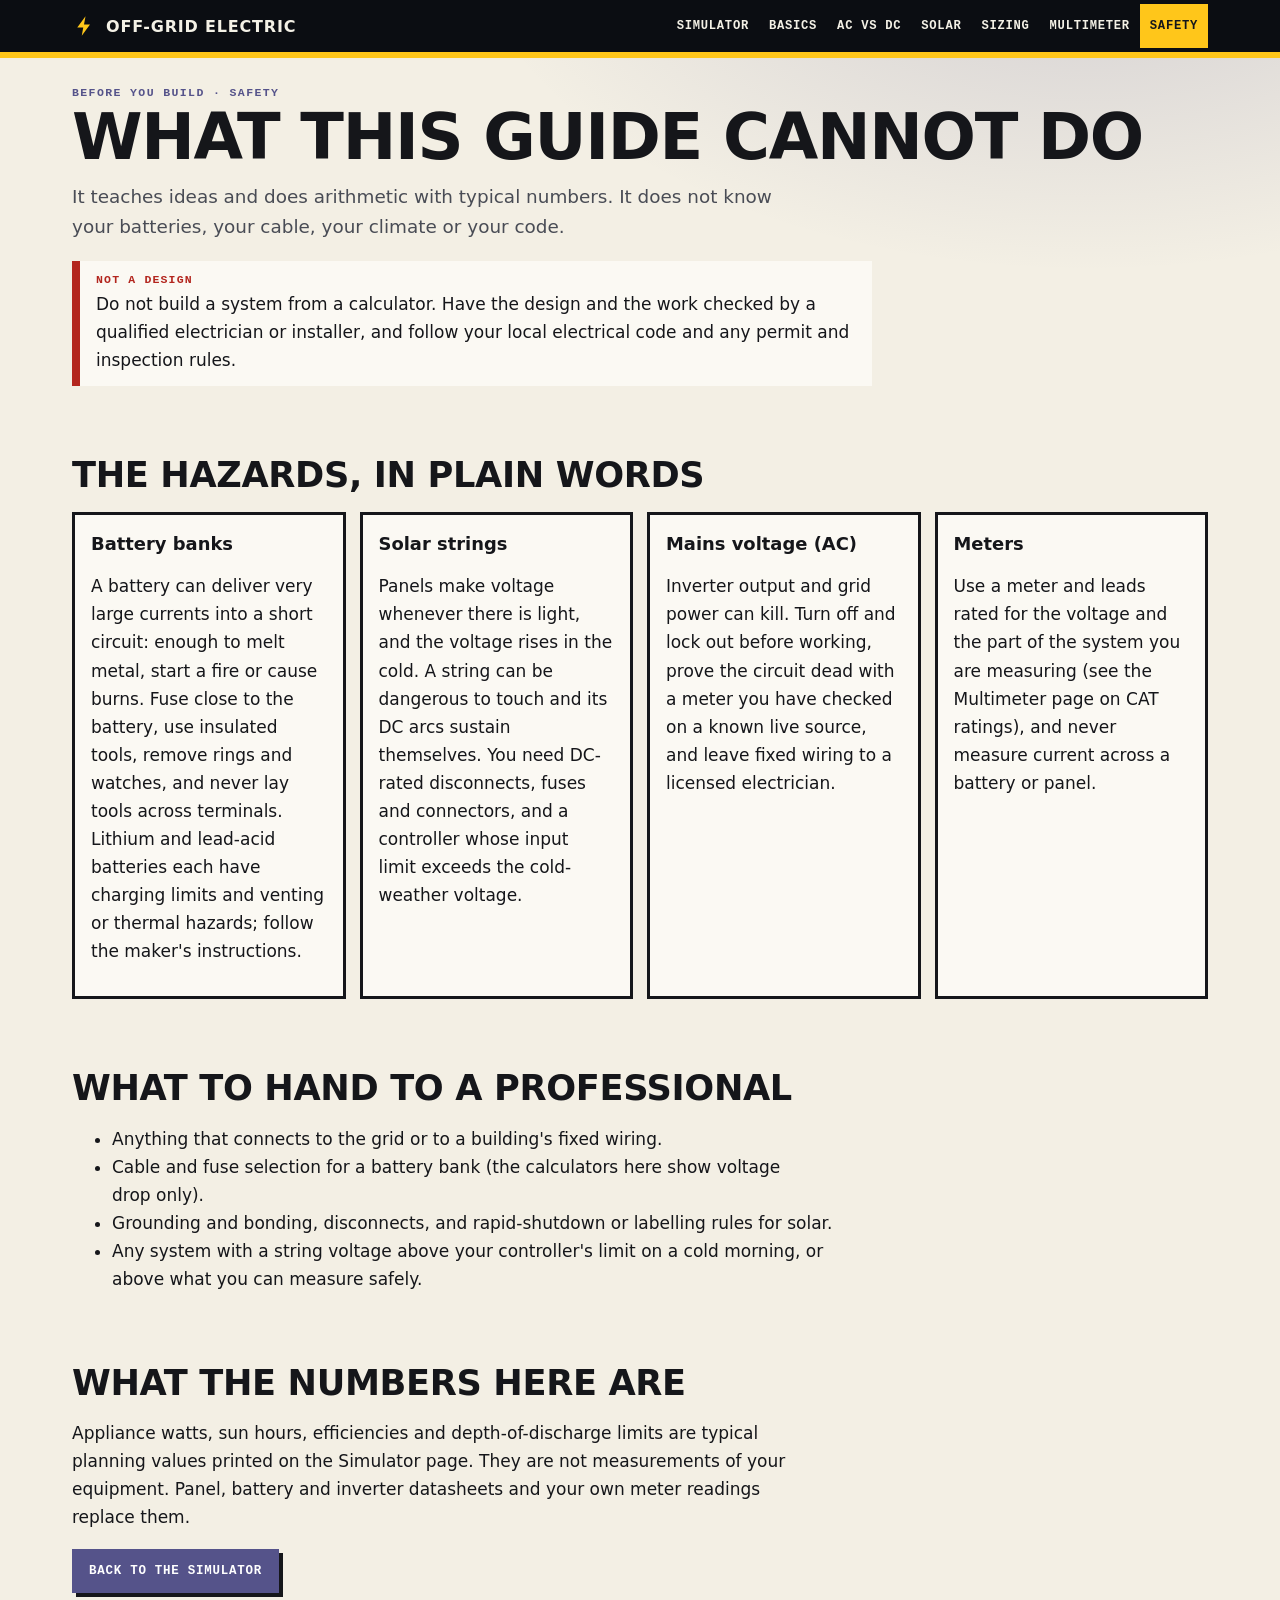
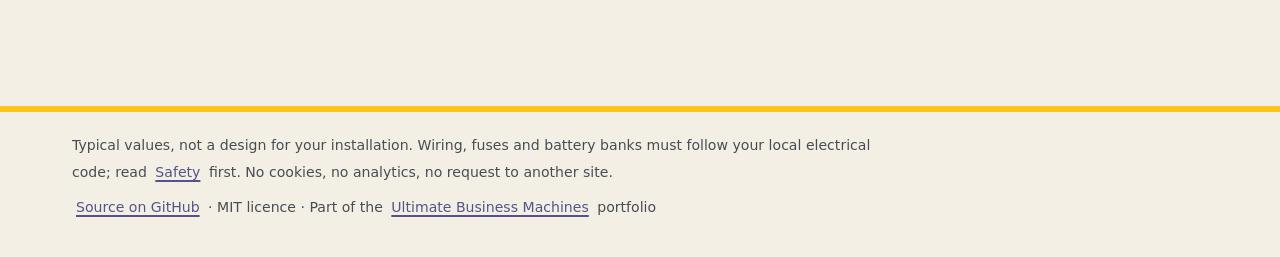
<file: site/safety.html>
<!DOCTYPE html>
<html lang="en">
<head>
  <meta charset="UTF-8">
  <meta name="viewport" content="width=device-width, initial-scale=1">
  <title>Safety: what this guide cannot do | Off-grid electric</title>
  <meta name="description" content="What this guide does not cover, the hazards of battery banks, solar strings and mains voltage, and what to hand to a professional.">
  <link rel="icon" href="assets/favicon.svg" type="image/svg+xml">
  <link rel="stylesheet" href="assets/site.css">
</head>
<body data-page="safety">
<main id="main" class="wrap page">
<p class="kicker">Before you build · Safety</p>
<h1>What this guide cannot do</h1>
<p class="lede">It teaches ideas and does arithmetic with typical numbers. It does not know your batteries, your cable, your climate or your code.</p>
<div class="notice danger"><b>Not a design</b>Do not build a system from a calculator. Have the design and the work checked by a qualified electrician or installer, and follow your local electrical code and any permit and inspection rules.</div>

<h2>The hazards, in plain words</h2>
<div class="cards">
  <div class="card"><h3>Battery banks</h3><p>A battery can deliver very large currents into a short circuit: enough to melt metal, start a fire or cause burns. Fuse close to the battery, use insulated tools, remove rings and watches, and never lay tools across terminals. Lithium and lead-acid batteries each have charging limits and venting or thermal hazards; follow the maker's instructions.</p></div>
  <div class="card"><h3>Solar strings</h3><p>Panels make voltage whenever there is light, and the voltage rises in the cold. A string can be dangerous to touch and its DC arcs sustain themselves. You need DC-rated disconnects, fuses and connectors, and a controller whose input limit exceeds the cold-weather voltage.</p></div>
  <div class="card"><h3>Mains voltage (AC)</h3><p>Inverter output and grid power can kill. Turn off and lock out before working, prove the circuit dead with a meter you have checked on a known live source, and leave fixed wiring to a licensed electrician.</p></div>
  <div class="card"><h3>Meters</h3><p>Use a meter and leads rated for the voltage and the part of the system you are measuring (see the Multimeter page on CAT ratings), and never measure current across a battery or panel.</p></div>
</div>
<h2>What to hand to a professional</h2>
<div class="prose"><ul>
  <li>Anything that connects to the grid or to a building's fixed wiring.</li>
  <li>Cable and fuse selection for a battery bank (the calculators here show voltage drop only).</li>
  <li>Grounding and bonding, disconnects, and rapid-shutdown or labelling rules for solar.</li>
  <li>Any system with a string voltage above your controller's limit on a cold morning, or above what you can measure safely.</li>
</ul></div>
<h2>What the numbers here are</h2>
<div class="prose"><p>Appliance watts, sun hours, efficiencies and depth-of-discharge limits are typical planning values printed on the Simulator page. They are not measurements of your equipment. Panel, battery and inverter datasheets and your own meter readings replace them.</p></div>
<p><a class="btn carry" href="index.html">Back to the Simulator</a></p>
</main>
<noscript><p class="noscript wrap">The calculators on this page need JavaScript. The explanations around them are readable without it.</p></noscript>
<script src="assets/power.js"></script>
<script src="assets/common.js"></script>
</body>
</html>
</file>
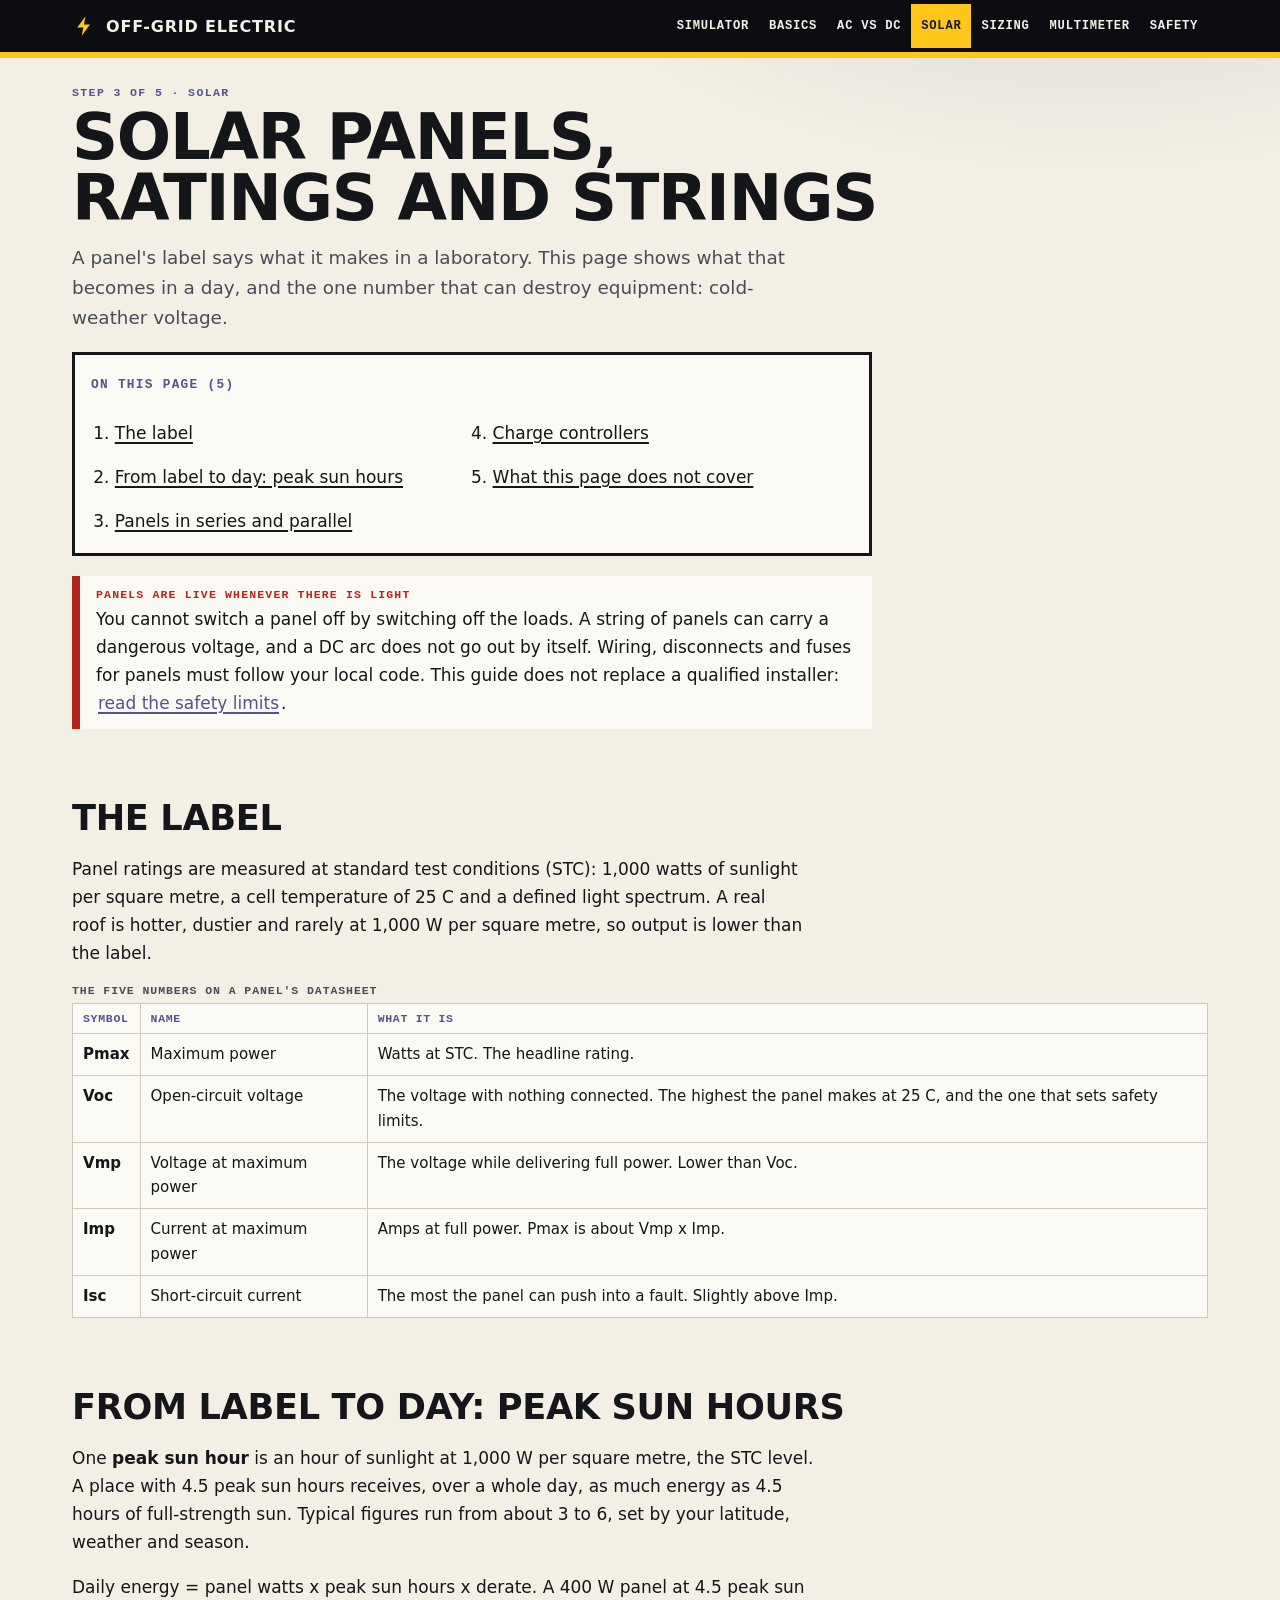
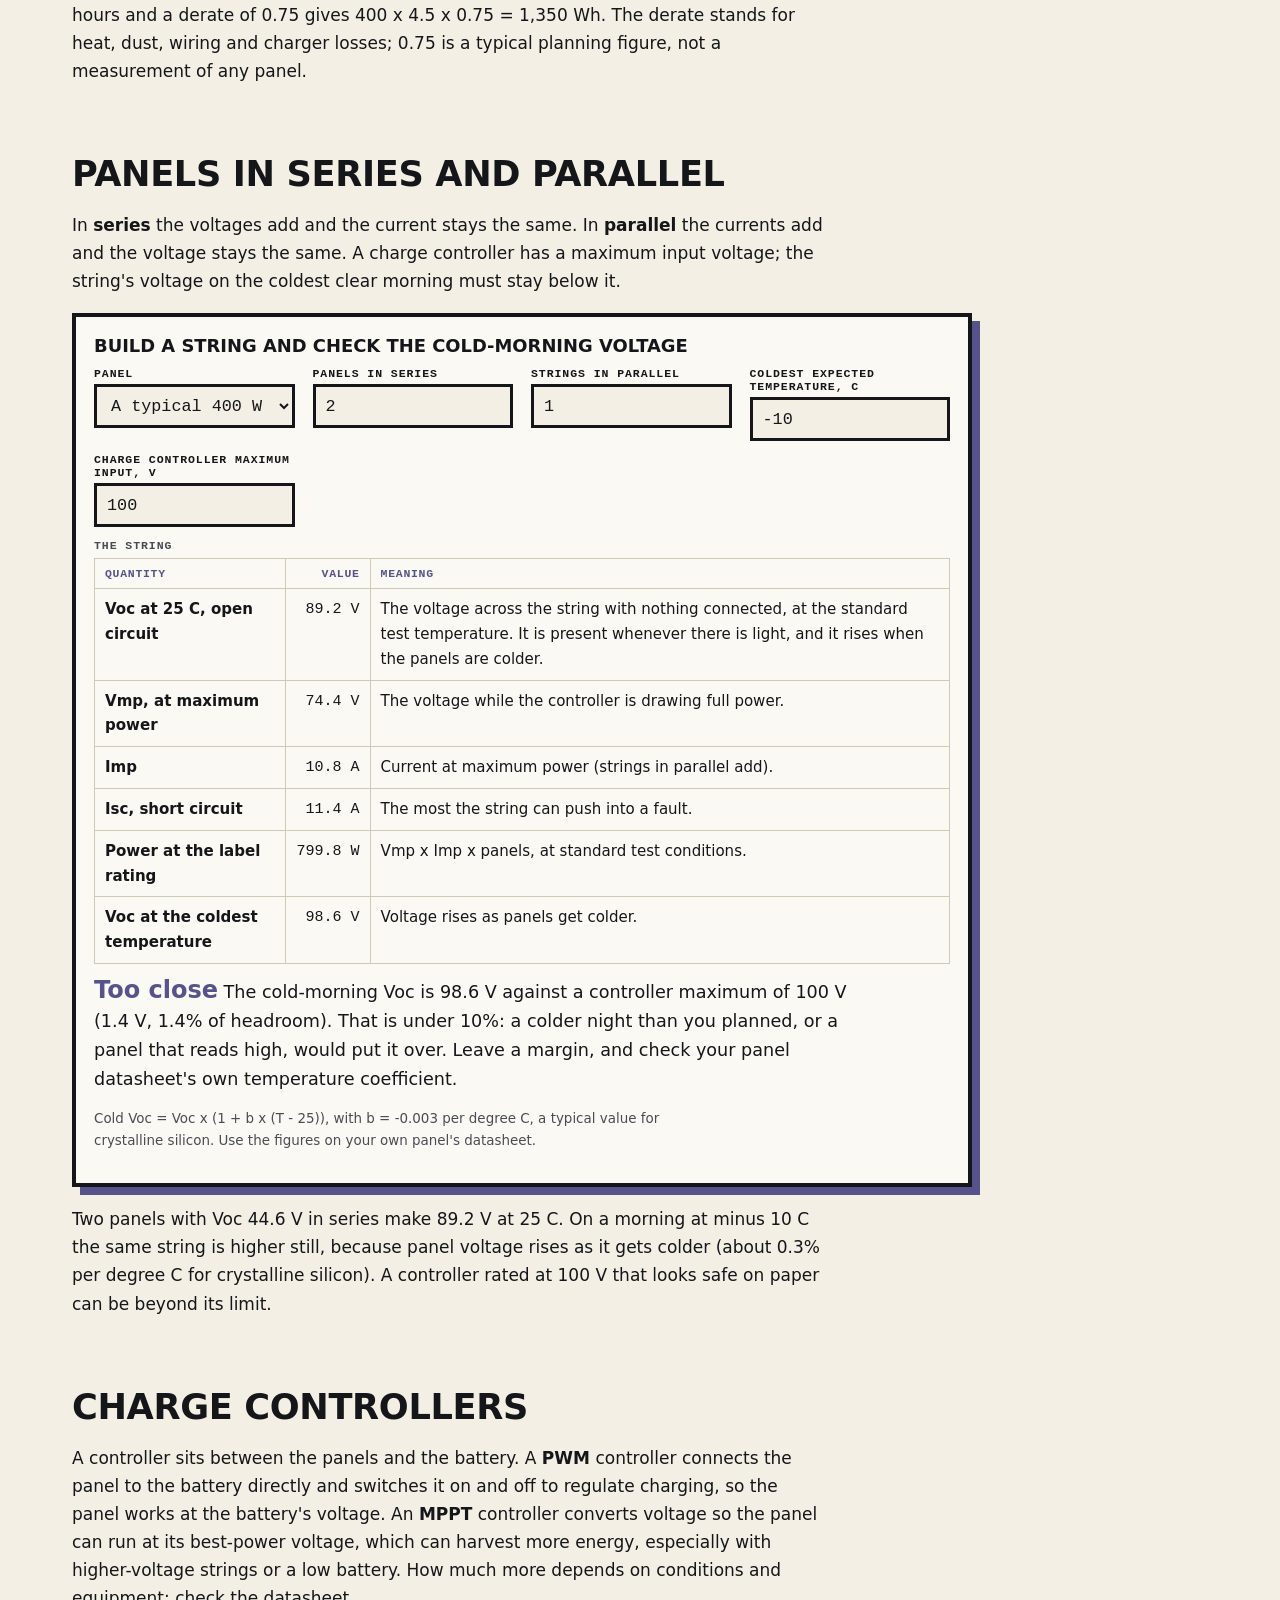
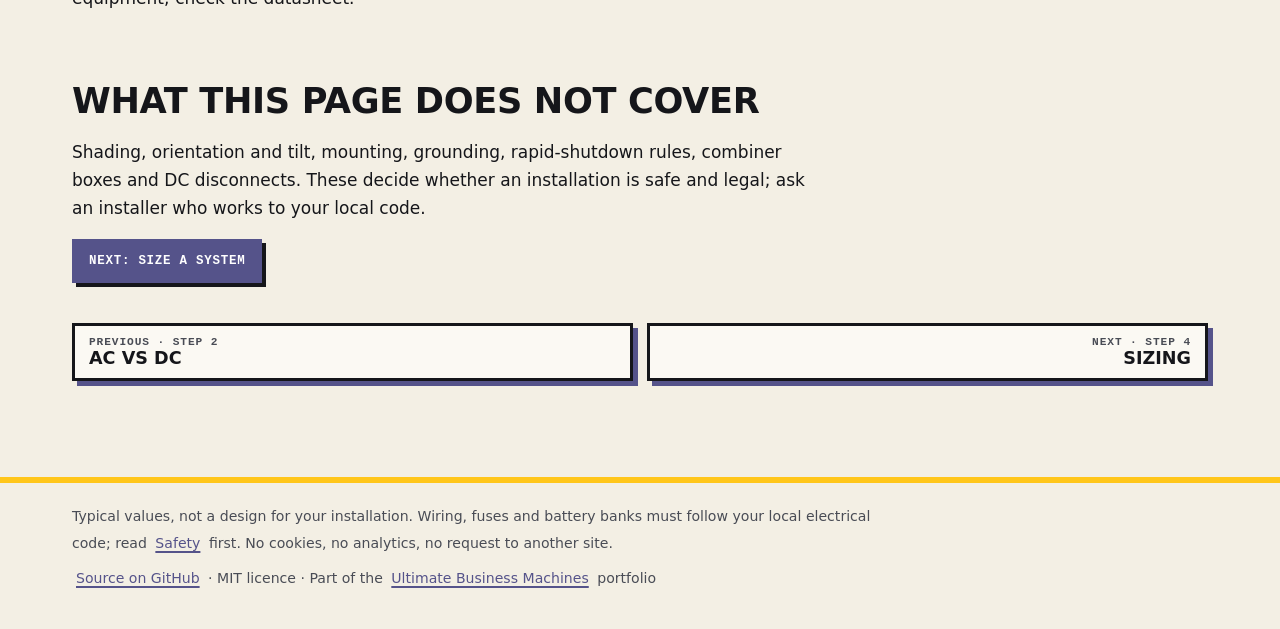
<file: site/solar.html>
<!DOCTYPE html>
<html lang="en">
<head>
  <meta charset="UTF-8">
  <meta name="viewport" content="width=device-width, initial-scale=1">
  <title>Solar: panels, ratings and strings | Off-grid electric</title>
  <meta name="description" content="Panel ratings, peak sun hours, building a string, and why cold weather raises voltage.">
  <link rel="icon" href="assets/favicon.svg" type="image/svg+xml">
  <link rel="stylesheet" href="assets/site.css">
</head>
<body data-page="solar">
<main id="main" class="wrap page">
<p class="kicker">Step 3 of 5 · Solar</p>
<h1>Solar panels, ratings and strings</h1>
<p class="lede">A panel's label says what it makes in a laboratory. This page shows what that becomes in a day, and the one number that can destroy equipment: cold-weather voltage.</p>
<div class="notice danger"><b>Panels are live whenever there is light</b>You cannot switch a panel off by switching off the loads. A string of panels can carry a dangerous voltage, and a DC arc does not go out by itself. Wiring, disconnects and fuses for panels must follow your local code. This guide does not replace a qualified installer: <a class="carry" href="safety.html">read the safety limits</a>.</div>

<h2>The label</h2>
<div class="prose">
  <p>Panel ratings are measured at standard test conditions (STC): 1,000 watts of sunlight per square metre, a cell temperature of 25 C and a defined light spectrum. A real roof is hotter, dustier and rarely at 1,000 W per square metre, so output is lower than the label.</p>
</div>
<div class="tblwrap"><table class="t"><caption>The five numbers on a panel's datasheet</caption><thead><tr><th scope="col">Symbol</th><th scope="col">Name</th><th scope="col">What it is</th></tr></thead><tbody>
<tr><th scope="row">Pmax</th><td>Maximum power</td><td>Watts at STC. The headline rating.</td></tr>
<tr><th scope="row">Voc</th><td>Open-circuit voltage</td><td>The voltage with nothing connected. The highest the panel makes at 25 C, and the one that sets safety limits.</td></tr>
<tr><th scope="row">Vmp</th><td>Voltage at maximum power</td><td>The voltage while delivering full power. Lower than Voc.</td></tr>
<tr><th scope="row">Imp</th><td>Current at maximum power</td><td>Amps at full power. Pmax is about Vmp x Imp.</td></tr>
<tr><th scope="row">Isc</th><td>Short-circuit current</td><td>The most the panel can push into a fault. Slightly above Imp.</td></tr>
</tbody></table></div>

<h2>From label to day: peak sun hours</h2>
<div class="prose">
  <p>One <strong>peak sun hour</strong> is an hour of sunlight at 1,000 W per square metre, the STC level. A place with 4.5 peak sun hours receives, over a whole day, as much energy as 4.5 hours of full-strength sun. Typical figures run from about 3 to 6, set by your latitude, weather and season.</p>
  <p>Daily energy = panel watts x peak sun hours x derate. A 400 W panel at 4.5 peak sun hours and a derate of 0.75 gives 400 x 4.5 x 0.75 = 1,350 Wh. The derate stands for heat, dust, wiring and charger losses; 0.75 is a typical planning figure, not a measurement of any panel.</p>
</div>

<h2>Panels in series and parallel</h2>
<div class="prose"><p>In <strong>series</strong> the voltages add and the current stays the same. In <strong>parallel</strong> the currents add and the voltage stays the same. A charge controller has a maximum input voltage; the string's voltage on the coldest clear morning must stay below it.</p></div>
<div class="calc" data-calc="string"></div>
<div class="prose">
  <p>Two panels with Voc 44.6 V in series make 89.2 V at 25 C. On a morning at minus 10 C the same string is higher still, because panel voltage rises as it gets colder (about 0.3% per degree C for crystalline silicon). A controller rated at 100 V that looks safe on paper can be beyond its limit.</p>
</div>

<h2>Charge controllers</h2>
<div class="prose">
  <p>A controller sits between the panels and the battery. A <strong>PWM</strong> controller connects the panel to the battery directly and switches it on and off to regulate charging, so the panel works at the battery's voltage. An <strong>MPPT</strong> controller converts voltage so the panel can run at its best-power voltage, which can harvest more energy, especially with higher-voltage strings or a low battery. How much more depends on conditions and equipment; check the datasheet.</p>
</div>
<h2>What this page does not cover</h2>
<div class="prose"><p>Shading, orientation and tilt, mounting, grounding, rapid-shutdown rules, combiner boxes and DC disconnects. These decide whether an installation is safe and legal; ask an installer who works to your local code.</p></div>
<p><a class="btn carry" href="system.html">Next: size a system</a></p>
</main>
<noscript><p class="noscript wrap">The calculators on this page need JavaScript. The explanations around them are readable without it.</p></noscript>
<script src="assets/power.js"></script>
<script src="assets/common.js"></script>
<script src="assets/calc.js"></script>
</body>
</html>
</file>
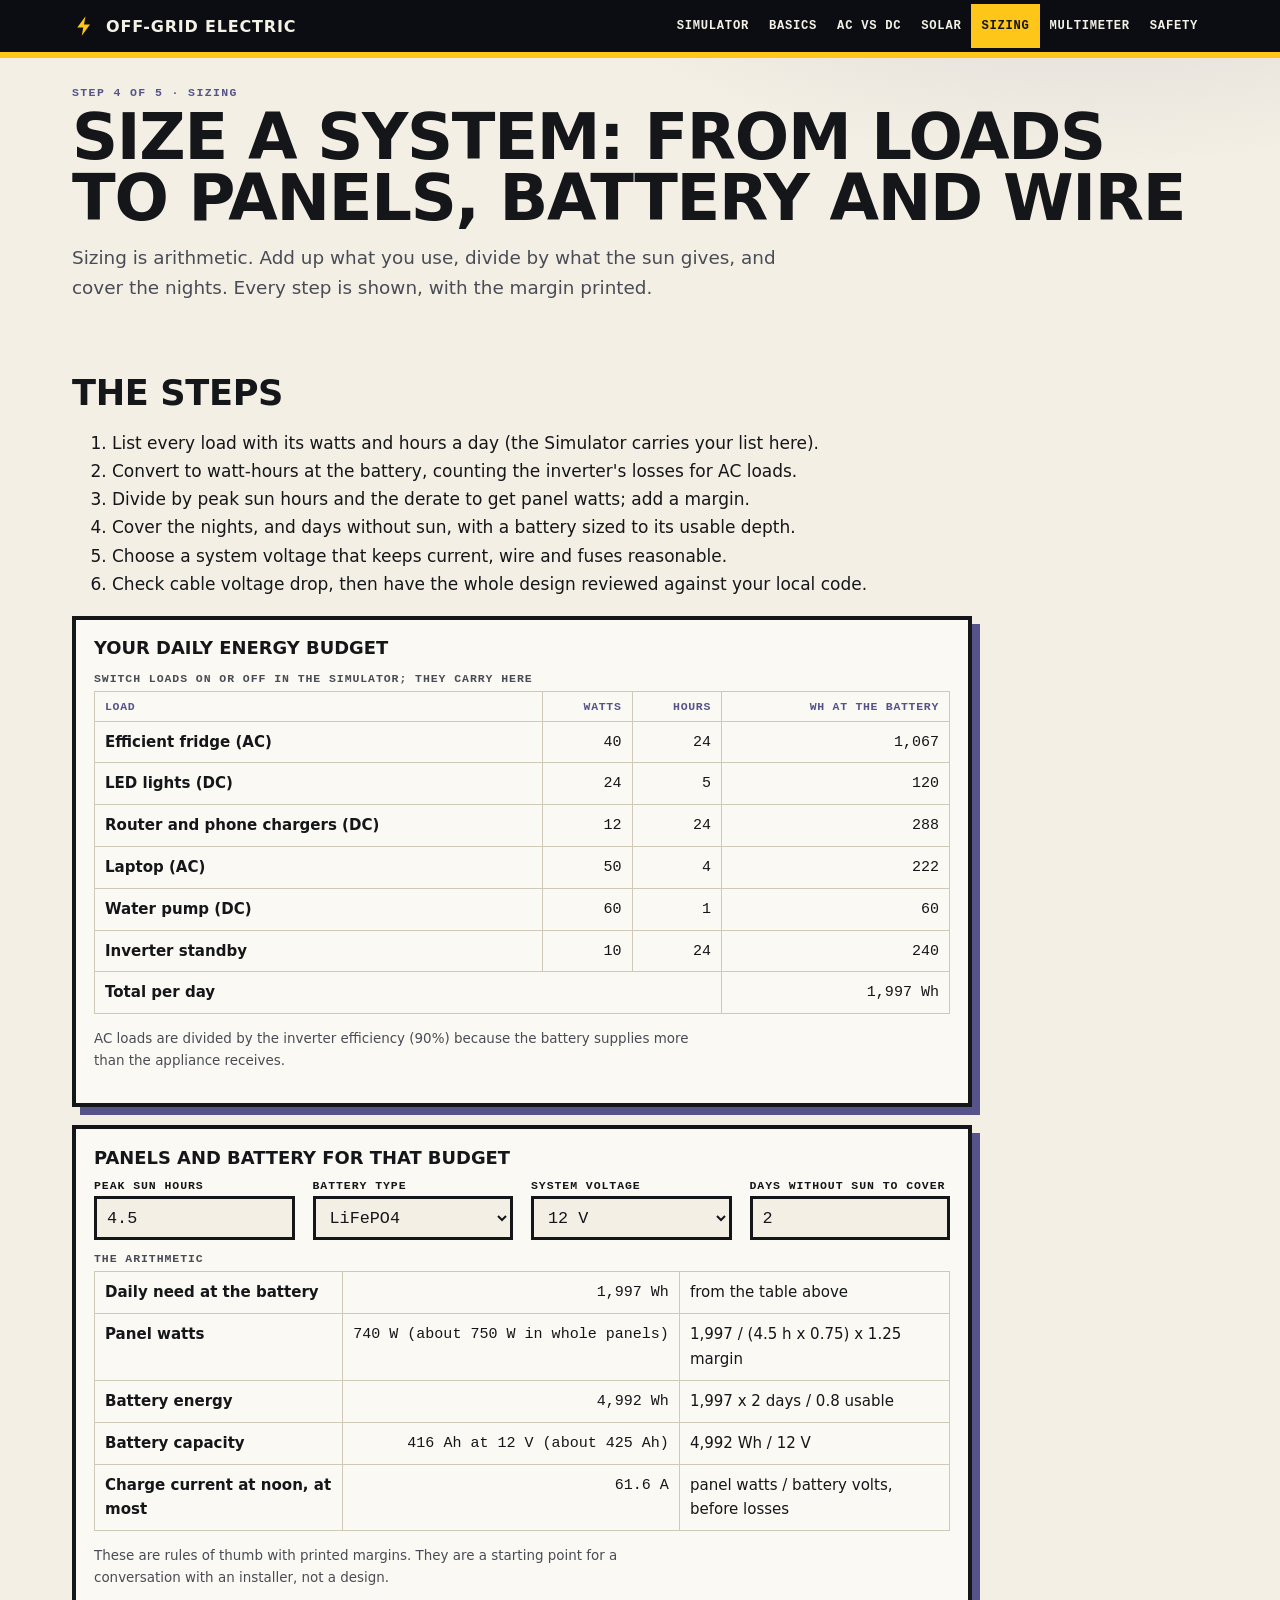
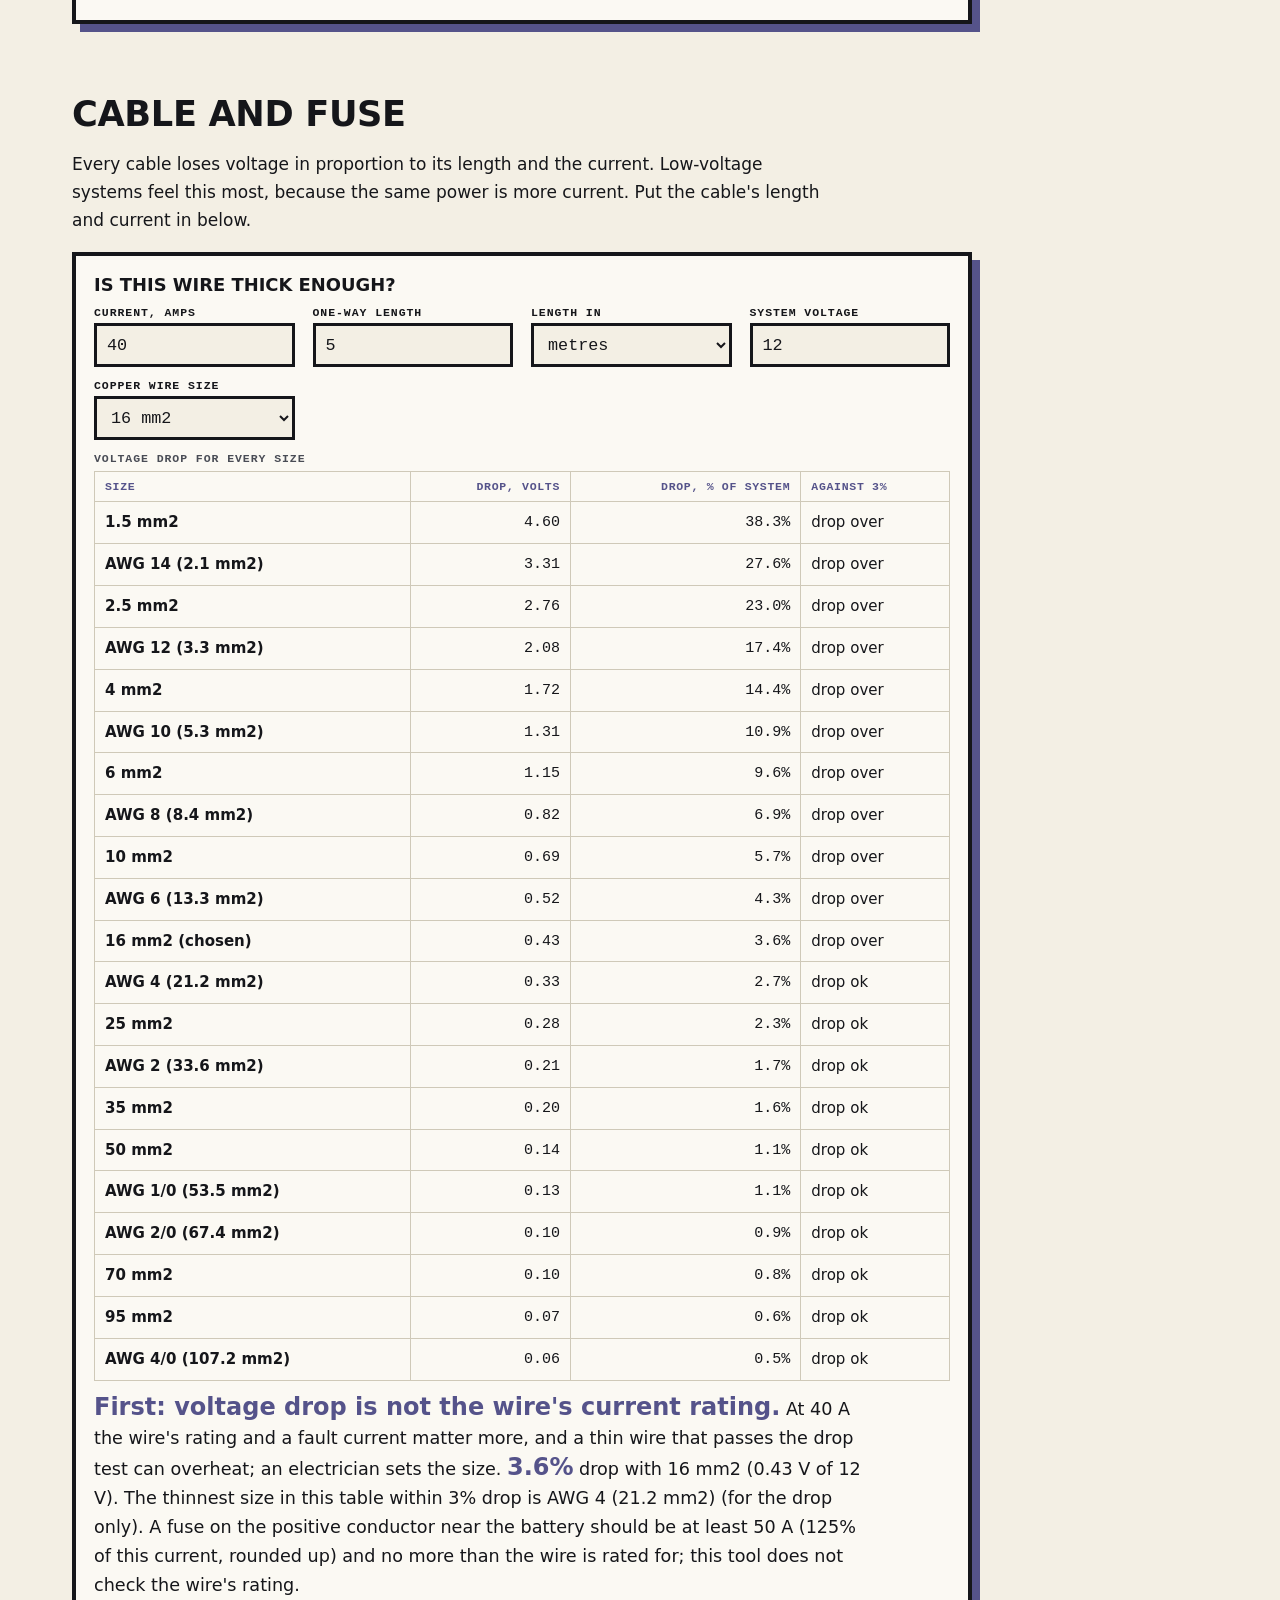
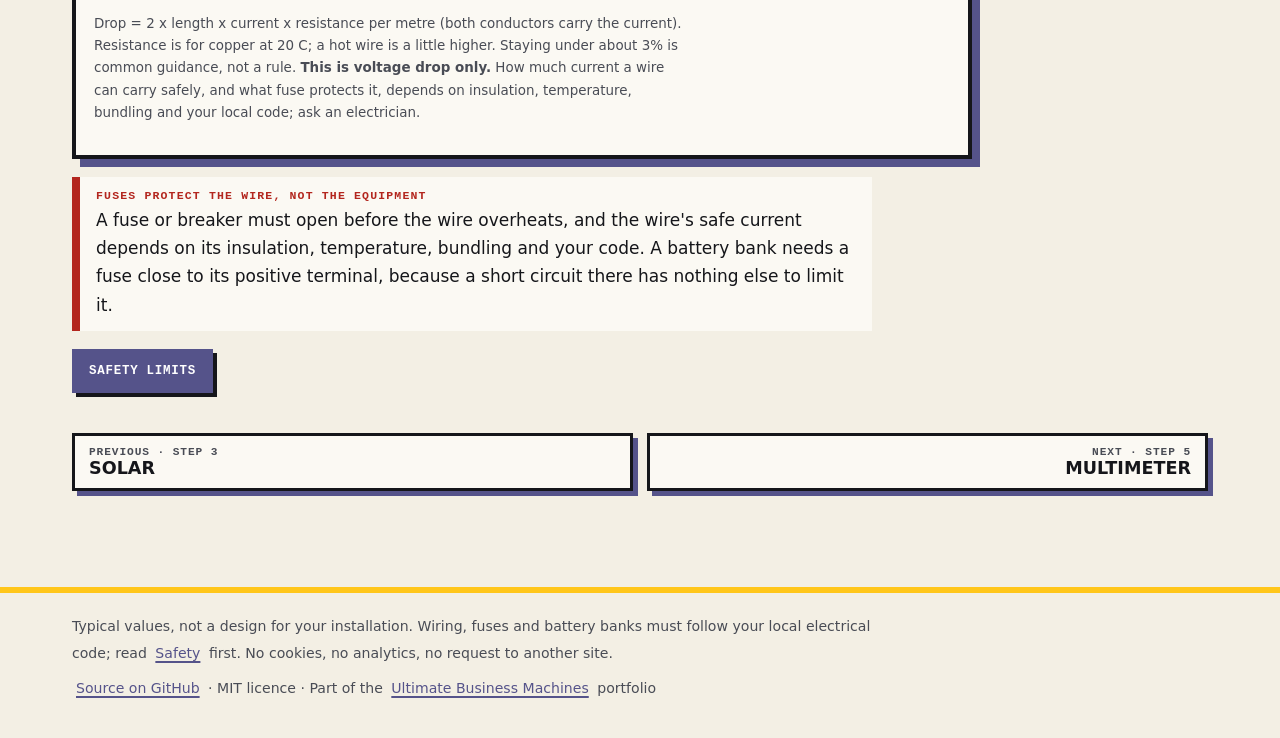
<file: site/system.html>
<!DOCTYPE html>
<html lang="en">
<head>
  <meta charset="UTF-8">
  <meta name="viewport" content="width=device-width, initial-scale=1">
  <title>Sizing: from loads to panels, battery and wire | Off-grid electric</title>
  <meta name="description" content="A load budget, panels and battery sized from it with the arithmetic shown, and a voltage-drop check for cable.">
  <link rel="icon" href="assets/favicon.svg" type="image/svg+xml">
  <link rel="stylesheet" href="assets/site.css">
</head>
<body data-page="system">
<main id="main" class="wrap page">
<p class="kicker">Step 4 of 5 · Sizing</p>
<h1>Size a system: from loads to panels, battery and wire</h1>
<p class="lede">Sizing is arithmetic. Add up what you use, divide by what the sun gives, and cover the nights. Every step is shown, with the margin printed.</p>
<h2>The steps</h2>
<ol>
  <li>List every load with its watts and hours a day (the Simulator carries your list here).</li>
  <li>Convert to watt-hours at the battery, counting the inverter's losses for AC loads.</li>
  <li>Divide by peak sun hours and the derate to get panel watts; add a margin.</li>
  <li>Cover the nights, and days without sun, with a battery sized to its usable depth.</li>
  <li>Choose a system voltage that keeps current, wire and fuses reasonable.</li>
  <li>Check cable voltage drop, then have the whole design reviewed against your local code.</li>
</ol>
<div class="calc" data-calc="budget"></div>
<div class="calc" data-calc="sizing"></div>

<h2>Cable and fuse</h2>
<div class="prose"><p>Every cable loses voltage in proportion to its length and the current. Low-voltage systems feel this most, because the same power is more current. Put the cable's length and current in below.</p></div>
<div class="calc" data-calc="wire"></div>
<div class="notice danger"><b>Fuses protect the wire, not the equipment</b>A fuse or breaker must open before the wire overheats, and the wire's safe current depends on its insulation, temperature, bundling and your code. A battery bank needs a fuse close to its positive terminal, because a short circuit there has nothing else to limit it.</div>
<p><a class="btn carry" href="safety.html">Safety limits</a></p>
</main>
<noscript><p class="noscript wrap">The calculators on this page need JavaScript. The explanations around them are readable without it.</p></noscript>
<script src="assets/power.js"></script>
<script src="assets/common.js"></script>
<script src="assets/calc.js"></script>
</body>
</html>
</file>
<file: site/assets/site.css>
/* Off-grid electric. Equipment rating plate by night: near-black ground, hazard yellow, copper wire.
   Dynamic theme: --sun (0 = midnight, 1 = noon) is set by the landing's time-of-day scrubber and tints the page glow and accent. */
@property --sun { syntax: '<number>'; inherits: true; initial-value: 0.35; }
:root {
  --bg: #090b14; --card: #12151f; --ink: #f4f1e6; --ink2: #b7b9c6; --rule: #2c3144;
  --volt: #ffd21f; --volt-text: #ffd21f; --warm: #ffd21f; --copper: #f09a5a; --sky: #7fa3ff; --danger: #ff6b5a; --ok: #62d98c; --on-volt: #14161b; --on-accent: #14161b; --on-ok: #08120c; --on-danger: #1b0805; --focus: #ffffff;
  --sun: 0.35;
  --accent: color-mix(in oklab, var(--sky) calc((1 - var(--sun)) * 100%), var(--warm));
  --mono: ui-monospace, "SF Mono", Menlo, Consolas, "Liberation Mono", monospace;
  --display: "Arial Black", "Helvetica Neue", Impact, system-ui, sans-serif;
  --ui: system-ui, -apple-system, "Segoe UI", Roboto, sans-serif;
  color-scheme: dark; transition: --sun .5s ease;
}
@media (prefers-color-scheme: light) {
  :root { --bg: #f3efe4; --card: #fbf9f3; --ink: #15161a; --ink2: #494c55; --rule: #cfc9b8; --volt: #ffc61a; --volt-text: #7a4f00; --warm: #9a4a18; --copper: #9a4a18; --sky: #2748b8; --danger: #b3261e; --ok: #11713b; --on-accent: #ffffff; --on-ok: #ffffff; --on-danger: #ffffff; --focus: #15161a; color-scheme: light; }
}
* { box-sizing: border-box; }
html { -webkit-text-size-adjust: 100%; scroll-padding-top: 72px; }
body { margin: 0; color: var(--ink); font: 1.0625rem/1.65 var(--ui); background: radial-gradient(900px 520px at 85% -5%, color-mix(in oklab, var(--accent) 22%, transparent), transparent 70%), var(--bg); background-repeat: no-repeat; min-height: 100vh; overflow-x: clip; }
a { color: var(--accent); text-underline-offset: 3px; text-decoration-thickness: 2px; }
a:hover { text-decoration-thickness: 3px; }
:focus-visible { outline: 3px solid var(--focus); outline-offset: 3px; }
.sr { position: absolute; width: 1px; height: 1px; overflow: hidden; clip: rect(0 0 0 0); white-space: nowrap; }
.skip { position: absolute; left: 8px; top: -80px; background: var(--volt); color: var(--on-volt); padding: 10px 14px; z-index: 40; font-weight: 800; }
.skip:focus { top: 8px; }
.wrap { max-width: 1200px; margin: 0 auto; padding-left: 16px; padding-right: 16px; }
@media (min-width: 720px) { .wrap { padding-left: 32px; padding-right: 32px; } }

header.site { position: static; z-index: 30; background: #0b0d12; color: #f4f1e6; border-bottom: 6px solid var(--volt); }
header.site .wrap { display: flex; flex-wrap: wrap; align-items: center; justify-content: space-between; gap: 0 20px; }
.brand { display: inline-flex; align-items: center; gap: 10px; min-height: 52px; font: 900 1rem var(--display); text-transform: uppercase; letter-spacing: .05em; text-decoration: none; color: #f4f1e6; }
.brand svg { width: 24px; height: 24px; fill: var(--volt); }
header.site nav { display: flex; flex-wrap: wrap; }
header.site nav a { display: inline-flex; align-items: center; min-height: 44px; padding: 0 10px; text-decoration: none; color: #f4f1e6; font: 800 .76rem var(--mono); text-transform: uppercase; letter-spacing: .06em; }
header.site nav a:hover { background: #262a36; }
header.site nav a[aria-current="page"] { background: var(--volt); color: var(--on-volt); }

.kicker { font: 800 .72rem var(--mono); text-transform: uppercase; letter-spacing: .12em; color: var(--accent); margin: 0 0 8px; }
h1 { font: 900 clamp(2rem, 5.6vw, 4rem)/.95 var(--display); text-transform: uppercase; letter-spacing: -.02em; margin: 0 0 14px; text-wrap: balance; }
h2 { font: 900 clamp(1.5rem, 3.4vw, 2.2rem)/1.08 var(--display); text-transform: uppercase; letter-spacing: -.01em; margin: 2em 0 .5em; text-wrap: balance; }
h3 { font: 800 1.12rem/1.25 var(--ui); margin: 1.5em 0 .35em; }
p, li { max-width: 70ch; text-wrap: pretty; }
.lede { font-size: 1.15rem; color: var(--ink2); max-width: 62ch; margin: 0 0 18px; }
code, .mono { font: .9em var(--mono); background: var(--card); border: 1px solid var(--rule); padding: 1px 5px; }
.page { padding-top: 28px; padding-bottom: 56px; }
.prose { max-width: 74ch; }

.btn, .chip { display: inline-flex; align-items: center; min-height: 44px; padding: 6px 14px; font: 800 .78rem var(--mono); text-transform: uppercase; letter-spacing: .06em; text-decoration: none; cursor: pointer; border: 3px solid var(--accent); border-radius: 0; }
.btn { background: var(--accent); color: var(--on-accent); box-shadow: 4px 4px 0 var(--ink); }
.btn:hover { transform: translate(-1px, -1px); box-shadow: 5px 5px 0 var(--ink); }
.chip { background: transparent; color: var(--ink); border-color: var(--ink); }
.chip:hover { border-color: var(--accent); color: var(--accent); }
.chip[aria-pressed="true"] { background: var(--ink); color: var(--bg); }

.notice { border-left: 8px solid var(--volt); background: var(--card); padding: 12px 16px; margin: 18px 0; max-width: 74ch; }
.notice b:first-child { display: block; font: 800 .72rem var(--mono); text-transform: uppercase; letter-spacing: .1em; margin-bottom: 4px; color: var(--volt-text); }
.notice.danger { border-left-color: var(--danger); } .notice.danger b:first-child { color: var(--danger); }
.notice.ok { border-left-color: var(--ok); } .notice.ok b:first-child { color: var(--ok); }
.tblwrap { overflow-x: auto; margin: 12px 0; max-width: 100%; }
table.t { border-collapse: collapse; width: 100%; font-size: .94rem; background: var(--card); }
table.t caption { text-align: left; font: 800 .72rem var(--mono); text-transform: uppercase; letter-spacing: .08em; color: var(--ink2); padding: 0 0 6px; }
table.t th, table.t td { border: 1px solid var(--rule); padding: 8px 10px; text-align: left; vertical-align: top; }
table.t thead th { font: 800 .72rem var(--mono); text-transform: uppercase; letter-spacing: .06em; color: var(--accent); background: var(--card); }
table.t td.n, table.t th.n { text-align: right; font-family: var(--mono); white-space: nowrap; }
.cards { display: grid; gap: 14px; grid-template-columns: repeat(auto-fit, minmax(240px, 1fr)); margin: 14px 0; }
.card { background: var(--card); border: 3px solid var(--ink); padding: 4px 16px 14px; }
.card h3 { margin-top: .8em; }

/* calculators */
.calc { background: var(--card); border: 4px solid var(--ink); box-shadow: 8px 8px 0 var(--accent); padding: 14px 18px 18px; margin: 18px 0; max-width: 900px; }
.calc h3 { margin-top: .2em; text-transform: uppercase; font-family: var(--display); font-weight: 900; }
.fields { display: grid; gap: 12px 18px; grid-template-columns: repeat(auto-fit, minmax(170px, 1fr)); margin: 10px 0; }
.field label { display: block; font: 800 .72rem var(--mono); text-transform: uppercase; letter-spacing: .08em; margin: 0 0 4px; }
.field input, .field select { width: 100%; min-height: 44px; font: 1.05rem var(--mono); padding: 6px 10px; background: var(--bg); color: var(--ink); border: 3px solid var(--ink); border-radius: 0; }
.field input[type="range"] { padding: 0; min-height: 44px; accent-color: var(--accent); border: 0; background: transparent; }
.field output { font: 800 .95rem var(--mono); color: var(--accent); }
.result { font-size: 1.1rem; margin: 12px 0 0; }
.result b { color: var(--accent); font: 900 1.5rem var(--display); }
.small { font-size: .84rem; color: var(--ink2); }

footer.site { border-top: 6px solid var(--volt); margin-top: 40px; padding: 18px 0 30px; font-size: .88rem; color: var(--ink2); }
footer.site p { margin: 4px 0; max-width: 90ch; }
.noscript { border: 3px solid var(--accent); padding: 10px 14px; margin: 14px 0; background: var(--card); }
[hidden] { display: none !important; }
@media (prefers-reduced-motion: reduce) { :root { transition: none; } }
@media (forced-colors: active) { .btn, .chip, .card, .calc { border: 3px solid CanvasText; } }
@media print { header.site nav, .calc { display: none; } body { background: #fff; color: #000; } }
footer.site a { display: inline-block; padding: 10px 4px; margin: -6px 0; }
.notice a { display: inline-block; padding: 10px 2px; margin: -10px 0; }

/* wayfinding */
.toc { border: 3px solid var(--ink); background: var(--card); padding: 8px 16px 10px; margin: 0 0 20px; max-width: 74ch; }
.toc b { font: 800 .72rem var(--mono); text-transform: uppercase; letter-spacing: .1em; color: var(--accent); }
.toc ol { margin: 4px 0 0; padding-left: 1.4em; columns: 2 220px; } .toc li { margin: 0; } .toc a { color: var(--ink); }
.pn { display: grid; grid-template-columns: 1fr 1fr; gap: 14px; margin: 40px 0 0; }
.pn a { display: block; border: 3px solid var(--ink); background: var(--card); padding: 10px 14px; text-decoration: none; color: var(--ink); font: 900 1.1rem var(--display); text-transform: uppercase; box-shadow: 5px 5px 0 var(--accent); min-height: 44px; }
.pn a span { display: block; font: 800 .7rem var(--mono); letter-spacing: .08em; color: var(--ink2); }
.pn a[rel="next"] { text-align: right; } .pn a:hover { transform: translate(-2px, -2px); }
@media (max-width: 480px) { .pn { grid-template-columns: 1fr; } .pn a[rel="next"] { text-align: left; } }

@media (min-width: 720px) { header.site { position: sticky; top: 0; } }
details.toc summary { cursor: pointer; font: 800 .8rem var(--mono); text-transform: uppercase; letter-spacing: .1em; color: var(--accent); min-height: 44px; display: flex; align-items: center; }
.toc a { display: inline-block; padding: 8px 0; min-height: 44px; }
.toc ol { padding-top: 0; }

@media (max-width: 719px) { body[data-page="multimeters"] .lede { display: none; } h1 { font-size: clamp(1.5rem, 7vw, 2.2rem); line-height: 1.05; } }
</file>
<file: site/assets/home.css>
/* Landing layout and the two SVG pictures. The SVGs are drawn in real pixels (viewBox = their width) by home.js, so the font sizes here are the sizes you read. */
.hero { padding-top: 14px; padding-bottom: 28px; display: grid; gap: 10px 28px; grid-template-columns: 1fr; grid-template-areas: "hd" "stage" "panel" "verdict" "knob" "plot"; }
.hd { grid-area: hd; } .stage { grid-area: stage; } .verdict { grid-area: verdict; } .panelbox { grid-area: panel; } .knobbox { grid-area: knob; } .plotbox { grid-area: plot; }
@media (min-width: 1000px) {
  .hero { grid-template-columns: minmax(300px, 400px) minmax(0, 1fr); grid-template-areas: "hd hd" "stage stage" "panel verdict" "knob plot"; align-items: start; }
}
.hero h1 { font-size: clamp(1.7rem, 3.4vw, 2.5rem); max-width: none; margin-bottom: 4px; }
.hero .lede { font-size: 1rem; margin: 0 0 2px; max-width: 80ch; }
.kicker { margin-bottom: 4px; }
.stage { border: 4px solid var(--ink); background: var(--card); box-shadow: 8px 8px 0 var(--accent); padding: 8px 10px 6px; }
#hero, #chart { width: 100%; height: auto; display: block; }
.scrub { display: grid; grid-template-columns: minmax(0, 1fr) auto auto; gap: 2px 8px; align-items: end; margin: 2px 0 0; }
.scrub label { grid-column: 1 / -1; font: 800 .72rem var(--mono); text-transform: uppercase; letter-spacing: .08em; }
.scrub output { color: var(--accent); font-size: .95rem; }
.scrub input[type="range"] { width: 100%; min-height: 44px; accent-color: var(--accent); }
@media (max-width: 520px) { .scrub { grid-template-columns: minmax(0, 1fr) auto; } .scrub input[type="range"] { grid-column: 1 / -1; } }

/* hero picture: text in px, as drawn */
#hero text { fill: var(--ink2); font: 700 13px var(--mono); }
#hero .nm { fill: var(--ink); font-weight: 900; font-size: 13px; text-anchor: middle; letter-spacing: .06em; }
#hero .big { fill: var(--ink); font: 900 36px var(--display); paint-order: stroke; stroke: var(--bg); stroke-width: 5px; stroke-linejoin: round; }
#hero .val { fill: var(--accent); font: 900 18px var(--mono); text-anchor: middle; }
#hero .sub { fill: var(--ink2); font: 700 12px var(--mono); text-anchor: middle; }
#hero .note { fill: var(--ink2); font: 700 13px var(--mono); }
#hero .nml { fill: var(--ink); font: 900 13px var(--mono); letter-spacing: .06em; }
#hero .bsub { fill: var(--ink); font: 800 13px var(--mono); paint-order: stroke; stroke: var(--bg); stroke-width: 4px; stroke-linejoin: round; }
#hero .warn { fill: var(--danger); font: 900 14px var(--mono); }
#hero .box { fill: var(--bg); stroke: var(--ink); stroke-width: 3; }
#hero .shell { fill: var(--bg); stroke: var(--ink); stroke-width: 5; }
#hero .nub { fill: var(--ink); }
#hero .fill { fill: var(--accent); transition: width .35s ease; }
#hero .fill.low { fill: var(--volt); }
#hero .fill.dead { fill: var(--danger); }
#hero .cellline { stroke: var(--bg); stroke-width: 2; opacity: .55; }
#hero .floor { stroke: var(--danger); stroke-width: 3; stroke-dasharray: 6 5; }
#hero .minmark { fill: var(--ink); }
#hero .wire { fill: none; stroke: var(--rule); }
#hero .flow { fill: none; stroke: var(--accent); stroke-dasharray: 14 9; animation: flow 1s linear infinite; }
#hero .flow.out { stroke: var(--ink); }
#hero .flow.off { stroke: transparent; animation: none; }
#hero.paused .flow { animation-play-state: paused; }
@keyframes flow { to { stroke-dashoffset: -46; } }
@media (prefers-reduced-motion: reduce) { #hero .flow { animation: none; } #hero .fill { transition: none; } }

/* verdict */
.verdict { border: 4px solid var(--ink); background: var(--card); padding: 8px 14px 10px; box-shadow: 6px 6px 0 var(--accent); }
.verdict p, .verdict li { max-width: none; }
.verdict p { margin: 0 0 4px; }
.verdict #vtext { font: 800 1.12rem/1.3 var(--ui); }
.tag { display: inline-block; font: 900 .74rem var(--mono); letter-spacing: .08em; padding: 2px 8px; margin-right: 8px; background: var(--ok); color: var(--on-ok); }
.tag.watch { background: var(--volt); color: var(--on-volt); }
.tag.fail { background: var(--danger); color: var(--on-danger); }
.verdict.fail { border-color: var(--danger); } .verdict.watch { border-color: var(--volt); }
.checks { list-style: none; margin: 6px 0; padding: 0; display: grid; gap: 4px 16px; grid-template-columns: repeat(auto-fit, minmax(240px, 1fr)); }
.checks li { font-size: .92rem; line-height: 1.35; }
.buy { font-size: .95rem; border-top: 2px solid var(--rule); padding-top: 6px; margin-top: 4px; }

/* breakers and controls */
.mini { font: 900 .9rem var(--display); letter-spacing: .06em; margin: 0 0 8px; }
.breakers { list-style: none; margin: 0; padding: 0; display: grid; gap: 8px; grid-template-columns: 1fr 1fr; }
.breakers button { width: 100%; text-align: left; display: grid; grid-template-columns: 30px minmax(0, 1fr); gap: 0 10px; align-items: center; min-height: 58px; padding: 6px 8px; background: var(--card); color: var(--ink); border: 3px solid var(--ink); border-radius: 0; cursor: pointer; font: inherit; }
.breakers button[aria-checked="true"] { border-color: var(--accent); }
.breakers .sw { width: 28px; height: 46px; background: var(--rule); border: 3px solid var(--ink2); position: relative; }
.breakers .sw::after { content: ""; position: absolute; left: 3px; right: 3px; height: 18px; background: var(--ink2); top: 20px; }
.breakers button[aria-checked="true"] .sw { background: var(--accent); border-color: var(--accent); }
.breakers button[aria-checked="true"] .sw::after { top: 3px; background: var(--on-accent); }
.breakers b { display: block; font: 800 .86rem/1.2 var(--ui); }
.breakers small { display: block; font: .72rem/1.25 var(--mono); color: var(--ink2); }
.breakers .st { font: 900 .68rem var(--mono); letter-spacing: .08em; }
details.edit { margin: 10px 0 0; }
details.edit summary { cursor: pointer; font: 800 .8rem var(--mono); text-transform: uppercase; letter-spacing: .06em; min-height: 44px; display: flex; align-items: center; }
details.edit input { width: 100%; min-height: 44px; font: 1rem var(--mono); padding: 4px 8px; background: var(--bg); color: var(--ink); border: 3px solid var(--ink); border-radius: 0; }
.knobs { margin-top: 12px; display: grid; gap: 6px; }
.pair { display: grid; grid-template-columns: minmax(0, 1fr) 92px; gap: 8px; align-items: center; }
.pair input[type="number"] { min-height: 44px; }
.chips { display: flex; flex-wrap: wrap; gap: 8px; margin-top: 10px; }
.gloss { max-width: 70ch; margin: 6px 0 0; } .gloss dt { font: 800 .8rem var(--mono); margin-top: 8px; color: var(--accent); } .gloss dd { margin: 0 0 4px; }

/* chart */
.now { font: 800 .86rem var(--mono); color: var(--ink2); margin: 0 0 4px; min-height: 1.3em; max-width: none; }
.now b { color: var(--accent); }
#chart text { fill: var(--ink2); font: 700 12px var(--mono); }
#chart .ax { stroke: var(--rule); stroke-width: 2; }
#chart .grid { stroke: var(--rule); stroke-width: 1; stroke-dasharray: 3 5; }
#chart .pot { fill: color-mix(in oklab, var(--volt) 28%, transparent); stroke: none; }
#chart .used { fill: color-mix(in oklab, var(--volt) 88%, transparent); stroke: var(--volt); stroke-width: 2; }
#chart .load { fill: none; stroke: var(--ink); stroke-width: 3; stroke-linejoin: round; }
#chart .soc { fill: color-mix(in oklab, var(--copper) 55%, transparent); stroke: var(--copper); stroke-width: 2.5; }
#chart .floorl { stroke: var(--danger); stroke-width: 2.5; stroke-dasharray: 8 6; }
#chart .dead { fill: color-mix(in oklab, var(--danger) 50%, transparent); }
#chart .night { fill: color-mix(in oklab, var(--ink) 7%, transparent); }
#chart .lab { fill: var(--ink); font-weight: 900; }
#chart .labs { fill: var(--volt-text); font-weight: 900; }
#chart .labc { fill: var(--copper); font-weight: 900; }
#chart .labd { fill: var(--danger); font-weight: 900; }
#chart .cur { stroke: var(--accent); stroke-width: 2.5; }
#chart .dot { fill: var(--accent); stroke: var(--bg); stroke-width: 2.5; }
.tiles { list-style: none; margin: 22px 0 0; padding: 0; display: grid; gap: 16px; grid-template-columns: repeat(auto-fit, minmax(220px, 1fr)); }
.tiles a { display: block; height: 100%; background: var(--card); border: 3px solid var(--ink); padding: 12px 16px 14px; text-decoration: none; color: var(--ink); box-shadow: 6px 6px 0 var(--accent); }
.tiles a:hover { transform: translate(-2px, -2px); box-shadow: 8px 8px 0 var(--accent); }
.tiles b { display: block; font: 900 1.1rem var(--display); text-transform: uppercase; }
.tiles span { font-size: .92rem; color: var(--ink2); }
@media (max-width: 719px) { .breakers button { min-height: 52px; } .breakers small:not(.st) { display: none; } .hero .lede { display: none; } .kicker { display: none; } }
@media (min-width: 1000px) and (min-height: 720px) { .stage { position: sticky; top: 64px; z-index: 6; } }
@media (min-width: 1000px) and (min-height: 720px) { html { scroll-padding-top: 430px; } }
.tag { border: 1px solid transparent; }
@media (forced-colors: active) { .tag { border: 2px solid CanvasText; } }
</file>
<file: site/assets/meter.css>
/* The virtual multimeter: a yellow meter body (the colour of the real thing) beside a circuit drawn in real pixels by meterpage.js. */
.vm { margin: 18px 0 8px; }
.vm-grid { display: grid; gap: 18px; grid-template-columns: 1fr; }
.vm-read { position: sticky; top: 0; z-index: 8; background: var(--bg); padding: 4px 0 2px; }
.vm-scene { order: 3; } .vm-meter { order: 2; }
@media (min-width: 900px) {
  .vm-grid { grid-template-columns: minmax(0, 1.15fr) minmax(0, 1fr); align-items: start; }
  .vm-read { position: static; grid-column: 2; grid-row: 1; padding: 0; background: none; }
  .vm-scene { grid-column: 1; grid-row: 1 / span 2; order: 0; } .vm-meter { grid-column: 2; grid-row: 2; order: 0; }
}
.vm-scene, .vm-meter, .vm-miss { background: var(--card); border: 4px solid var(--ink); box-shadow: 8px 8px 0 var(--accent); padding: 6px 16px 14px; }
.vm-meter { background: var(--volt); --ink: var(--on-volt); --ink2: #33353d; --bg: #fff1b0; --card: #fff1b0; --focus: #14161b; color: var(--on-volt); border-color: var(--on-volt); }
.vm-miss { margin-top: 22px; }
.vm-h { font: 900 .9rem var(--display); text-transform: uppercase; letter-spacing: .06em; margin: .6em 0 .5em; }
.vm-h .small { text-transform: none; letter-spacing: 0; font-family: var(--mono); font-weight: 700; }
#vm-svg { display: block; max-width: 100%; }
#vm-svg text { font: 700 12px var(--mono); fill: var(--ink2); }
#vm-svg .vm-n { fill: var(--ink); font-weight: 900; font-size: 13px; pointer-events: none; }
#vm-svg .vm-v { fill: var(--ink); font-size: 12px; font-weight: 800; pointer-events: none; }
#vm-svg .vm-tag { fill: var(--danger); font-weight: 900; font-size: 12px; pointer-events: none; }
#vm-svg .vm-wire { stroke: var(--ink); stroke-width: 3; fill: none; }
#vm-svg .vm-wire.dead { stroke: var(--ink2); stroke-dasharray: 4 6; stroke-width: 2; opacity: .75; }
#vm-svg .vm-cable { stroke: var(--copper); stroke-width: 5; } #vm-svg .vm-cable.dead { stroke: var(--ink2); stroke-width: 2; }
#vm-svg .vm-arrow { stroke: var(--ink); stroke-width: 3; fill: none; }
#vm-svg .vm-fuse { fill: var(--bg); stroke: var(--ink); stroke-width: 3; } #vm-svg .vm-fuse.blown { stroke: var(--danger); stroke-dasharray: 5 3; }
#vm-svg .vm-cross { stroke: var(--danger); stroke-width: 3; fill: none; }
#vm-svg .vm-hit { fill: transparent; }
#vm-svg .vm-pt { fill: var(--bg); stroke: var(--ink); stroke-width: 3; }
#vm-svg .off .vm-pt { stroke: var(--ink2); stroke-dasharray: 4 3; }
#vm-svg .vm-node { cursor: pointer; outline: none; }
#vm-svg .vm-node:hover .vm-pt, #vm-svg .vm-node:focus-visible .vm-pt { stroke: var(--accent); stroke-width: 5; }
#vm-svg .vm-ring { fill: none; stroke-width: 4; }
#vm-svg .vm-ring.red { stroke: var(--danger); } #vm-svg .vm-ring.blk { stroke: var(--ink); stroke-dasharray: 3 3; } #vm-svg .vm-ring.both { stroke: var(--volt-text); }
.vm-key { margin: 4px 0 8px; }
.vm-ctl { display: grid; gap: 10px 14px; grid-template-columns: repeat(auto-fit, minmax(230px, 1fr)); margin: 10px 0; }
.vm-lcd { display: flex; align-items: baseline; gap: 4px 10px; flex-wrap: wrap; background: #cfd8c0; color: #1a2012; border: 4px solid var(--ink); padding: 8px 14px; min-height: 80px; font-family: var(--mono); }
.vm-lcd.dead { background: #565c4f; color: #aeb5a4; }
.vm-num { font: 900 clamp(2rem, 8vw, 3.2rem)/1 var(--mono); letter-spacing: .02em; min-width: 5ch; }
.vm-unit { font: 800 1rem var(--mono); } .vm-mode { flex: 0 0 100%; font: 800 .75rem var(--mono); letter-spacing: .08em; }
.vm-between { flex: 0 0 100%; font: 800 .75rem var(--mono); min-height: 1em; }
.vm-beep { margin-left: auto; font: 900 .8rem var(--mono); border: 2px solid currentColor; padding: 1px 6px; opacity: .15; } .vm-beep.on { opacity: 1; background: #1a2012; color: #cfd8c0; }
.vm-msg { min-height: 3.4em; margin: 6px 0; font-size: .92rem; max-width: none; background: var(--bg); } .vm-msg.bad { color: var(--danger); font-weight: 700; }
.vm-dial, .vm-jacks { display: flex; flex-wrap: wrap; gap: 8px; margin: 8px 0; }
.vm-meter .chip { background: transparent; }
.vm-meter .chip[aria-pressed="true"], .vm-meter .chip[aria-checked="true"] { background: var(--on-volt); color: var(--volt); }
.vm-meter .field { margin: 8px 0; }
.vm-miss ol { margin: 0; padding-left: 1.4em; } .vm-miss li { margin: 0 0 10px; } .vm-miss li b { display: block; } .vm-miss li span { color: var(--ink2); font-size: .92rem; } .vm-miss li.done b { color: var(--ok); }
.vm-meter.shake { animation: vmshake .45s linear 1; }
@keyframes vmshake { 10%, 90% { transform: translateX(-3px); } 20%, 80% { transform: translateX(6px); } 30%, 50%, 70% { transform: translateX(-9px); } 40%, 60% { transform: translateX(9px); } }
@media (prefers-reduced-motion: reduce) { .vm-meter.shake { animation: none; } }

/* lab: mode chips, case files, notebook, probe leads */
.vm-mode { margin: 0 0 12px; }
.vm-case { background: var(--card); border: 4px solid var(--ink); box-shadow: 8px 8px 0 var(--accent); padding: 6px 16px 14px; margin: 0 0 18px; }
.vm-case p { max-width: 70ch; }
.vm-dx { display: grid; gap: 8px 14px; grid-template-columns: minmax(220px, 1fr) auto; align-items: end; }
@media (max-width: 640px) { .vm-dx { grid-template-columns: 1fr; } }
.vm-res { font-weight: 700; min-height: 1.4em; } .vm-res.ok { color: var(--ok); } .vm-res.bad { color: var(--danger); }
.vm-hints { margin: 4px 0 0; padding-left: 1.3em; color: var(--ink2); }
.vm-notes { margin-top: 22px; } .vm-notes .tblwrap { max-height: 320px; overflow: auto; }
#vm-svg .vm-body { fill: var(--volt); stroke: var(--ink); stroke-width: 3; } #vm-svg .vm-bodyt { fill: var(--on-volt); font-weight: 900; letter-spacing: .1em; }
#vm-svg .vm-jackdot { fill: var(--ink); stroke: var(--ink); } #vm-svg .vm-jackdot.red { fill: var(--danger); stroke: var(--danger); }
#vm-svg .vm-lead { fill: none; stroke-width: 3; stroke-linecap: round; pointer-events: none; } #vm-svg .vm-lead.red { stroke: var(--danger); } #vm-svg .vm-lead.black { stroke: var(--ink); }
#vm-svg .vm-tip { cursor: grab; touch-action: none; } #vm-svg .vm-tip.drag { cursor: grabbing; }
#vm-svg .vm-tiphit { fill: transparent; } #vm-svg .vm-tipdot { stroke-width: 3; } #vm-svg .vm-tip.red .vm-tipdot { fill: var(--danger); stroke: var(--bg); } #vm-svg .vm-tip.black .vm-tipdot { fill: var(--ink); stroke: var(--bg); }
#vm-svg .vm-tipt { fill: var(--bg); font-weight: 900; font-size: 12px; pointer-events: none; }
#vm-svg .vm-tip:focus-visible .vm-tipdot { stroke: var(--accent); }
.vm.lab .vm-key { display: none; }
#vm-svg .vm-lead { opacity: .8; } #vm-svg .vm-lead.black { stroke-dasharray: 9 5; stroke-width: 3.5; }
.vm-lcd.flash { animation: vmflash .35s ease-out 1; } @keyframes vmflash { 0% { box-shadow: 0 0 0 6px var(--accent); } 100% { box-shadow: 0 0 0 0 transparent; } }
@media (prefers-reduced-motion: reduce) { .vm-lcd.flash { animation: none; } }
.vm-res:focus { outline: 3px solid var(--focus); outline-offset: 3px; }
#vm-svg { touch-action: none; }
.vm-tip:focus-visible .vm-tipdot { stroke: var(--accent); stroke-width: 5; } .vm-tip { outline: none; }
@media (max-width: 899px) {
  .vm-read { display: contents; }
  .vm-lcd { position: sticky; top: 0; z-index: 8; min-height: 0; padding: 4px 12px; gap: 0 8px; }
  .vm-lcd .vm-mode { display: none; } .vm-lcd .vm-num { font-size: 1.9rem; } .vm-lcd .vm-between { flex: 1 1 auto; font-size: .7rem; }
}
.vm-res.ok::before { content: '\2713  '; }
#vm-svg .vm-lead { opacity: .6; stroke-width: 2.5; } #vm-svg .vm-lead.black { stroke-width: 3; }
</file>
